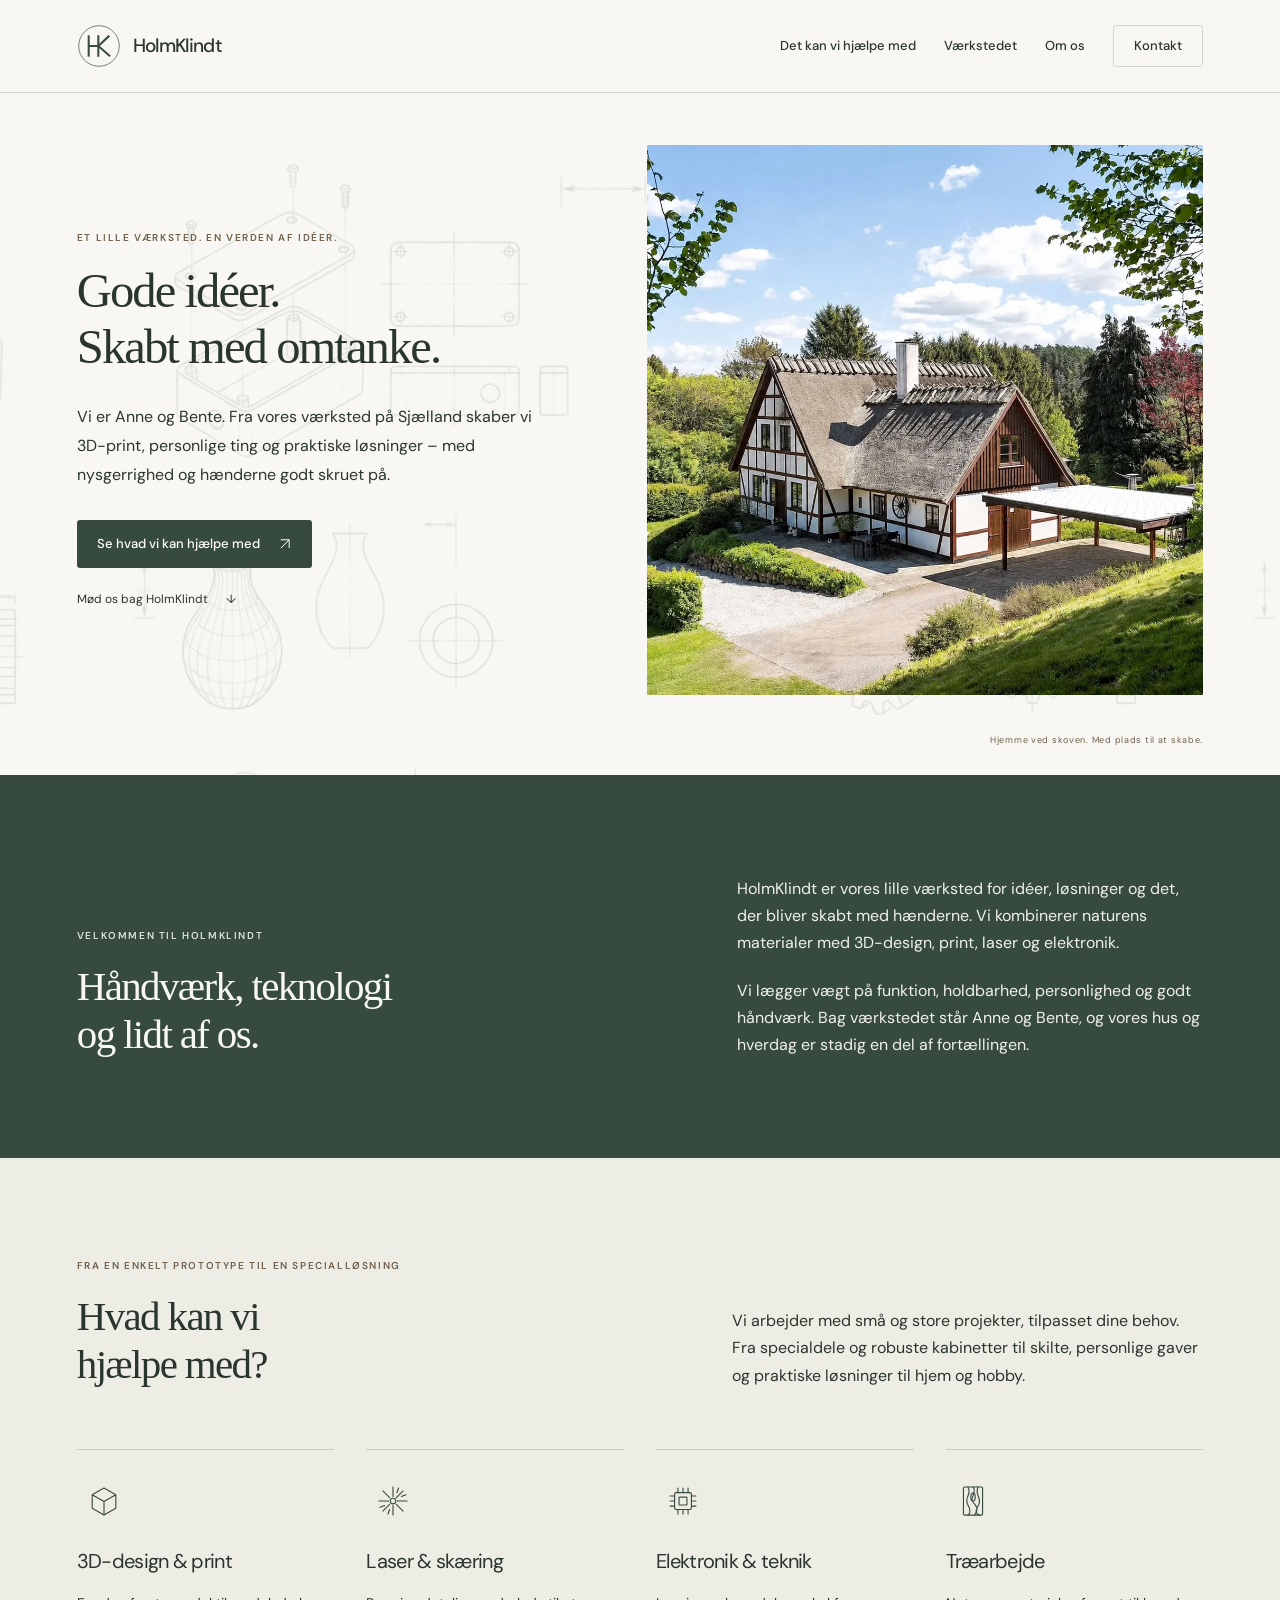
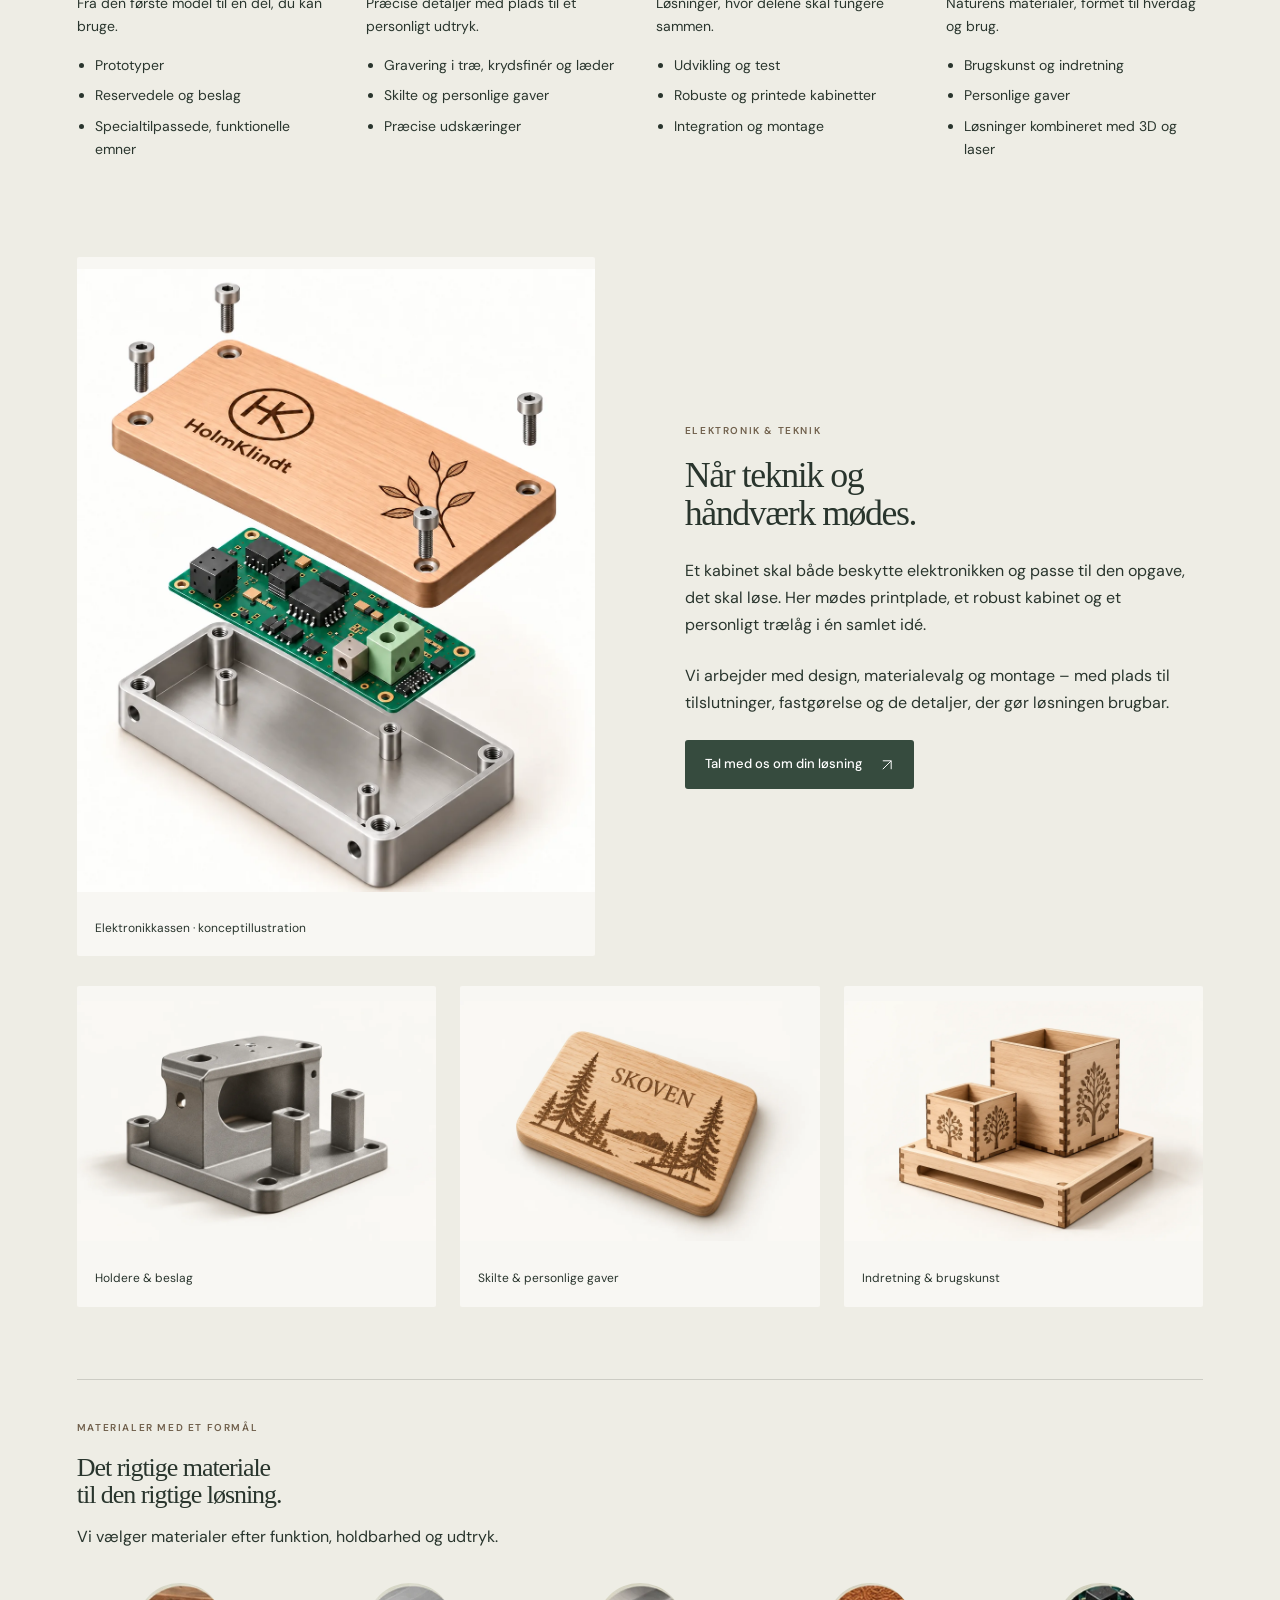
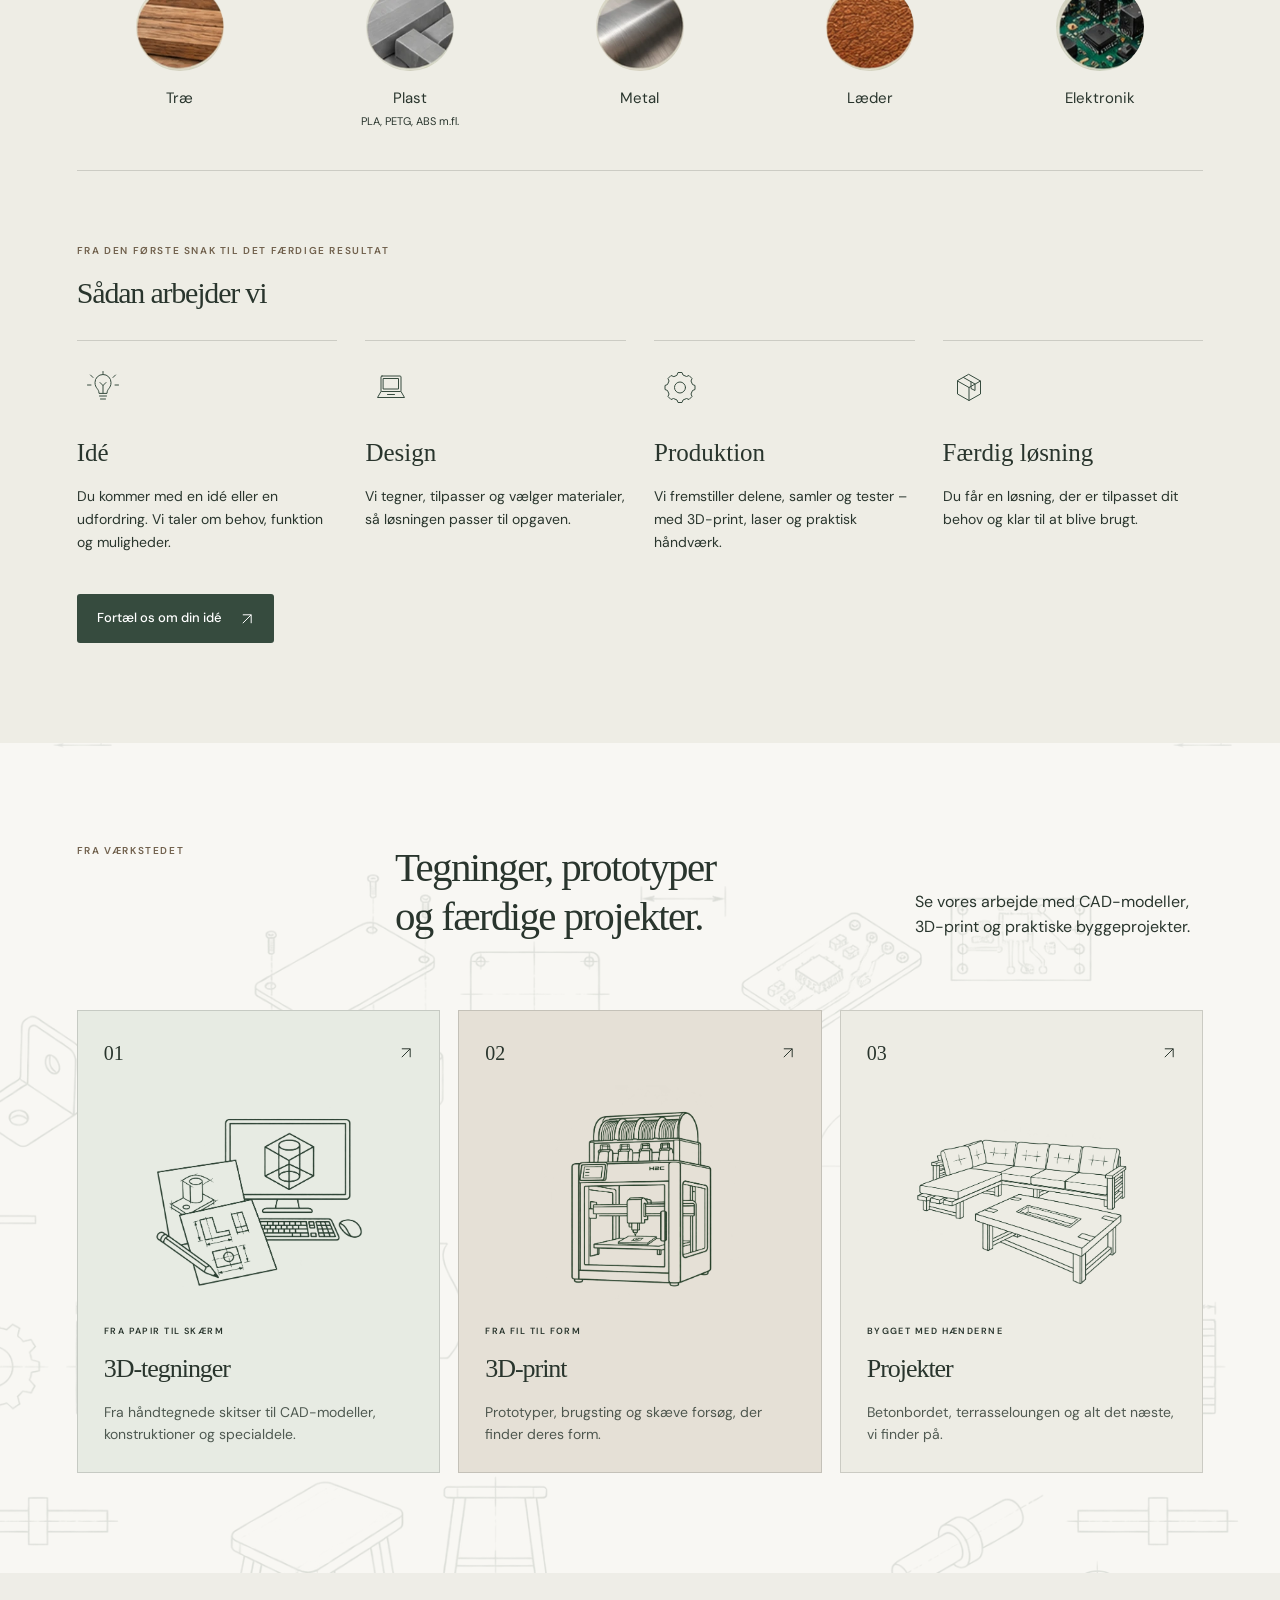
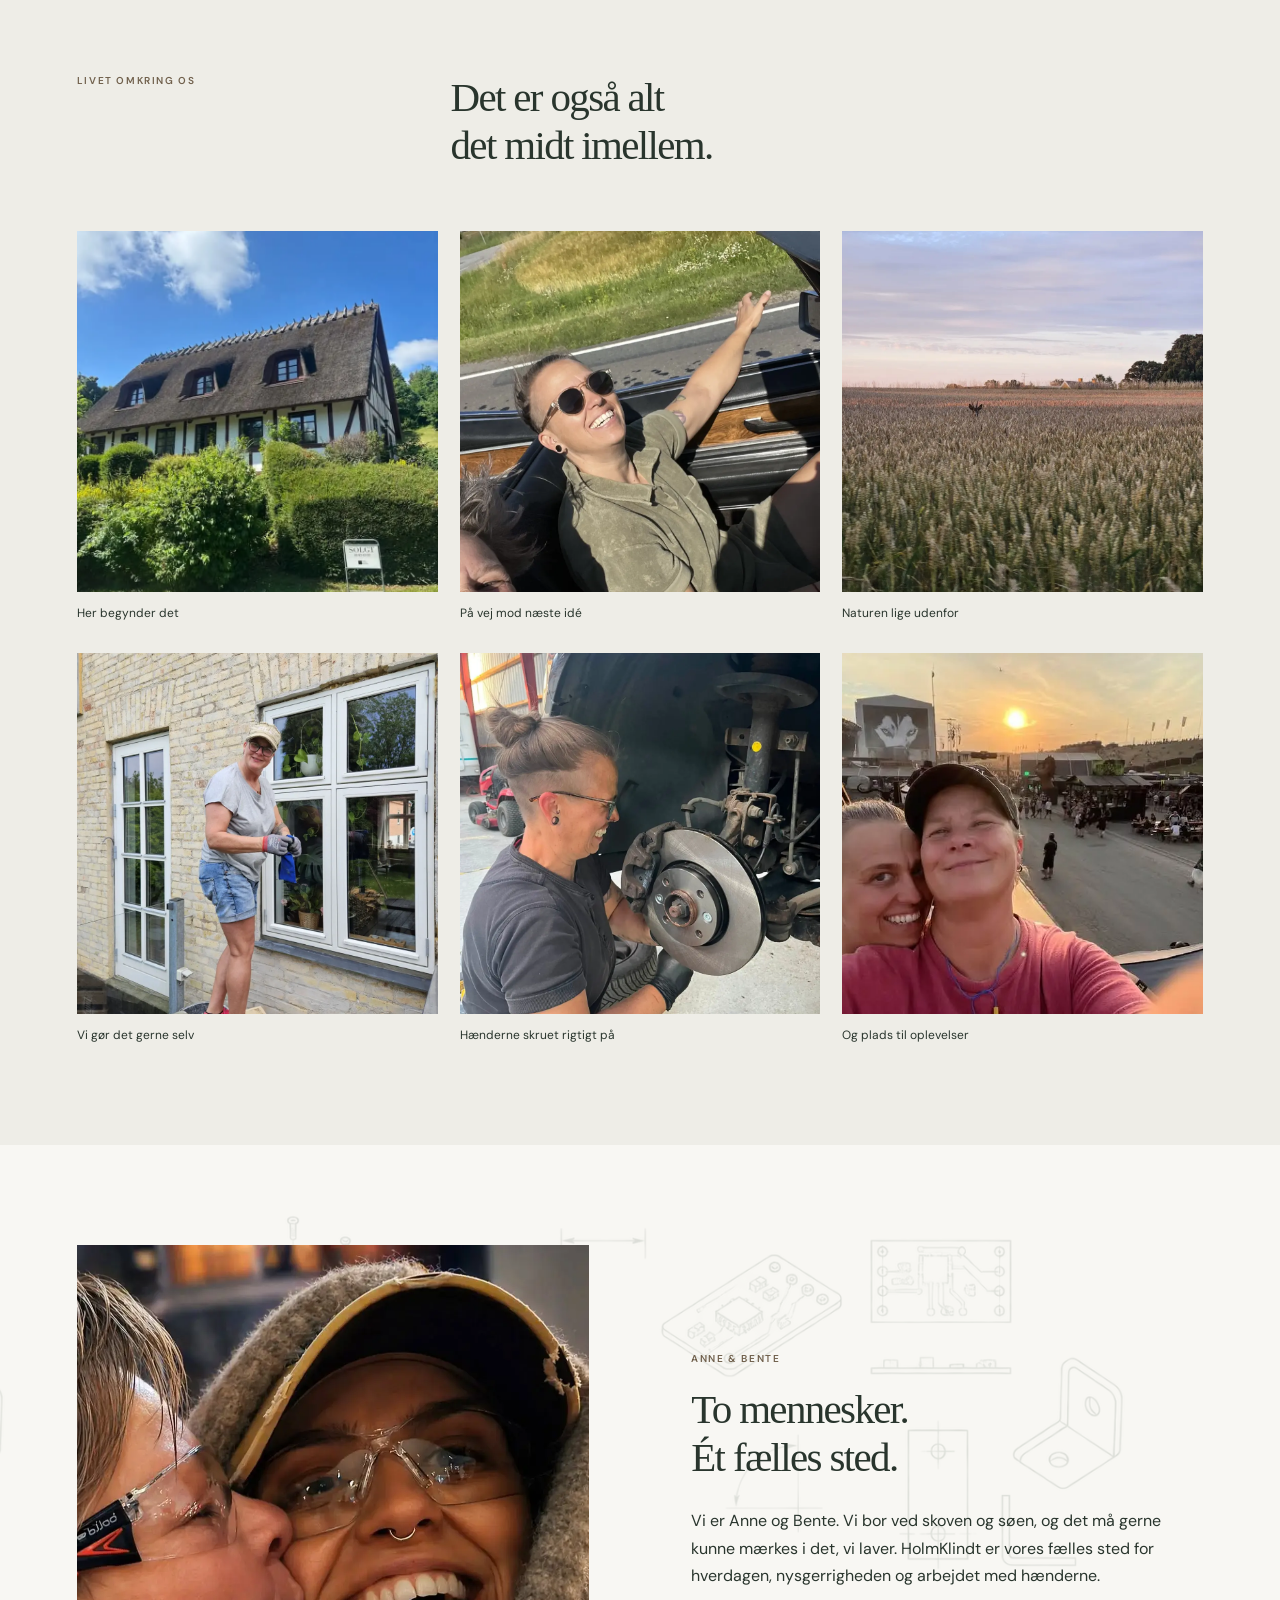
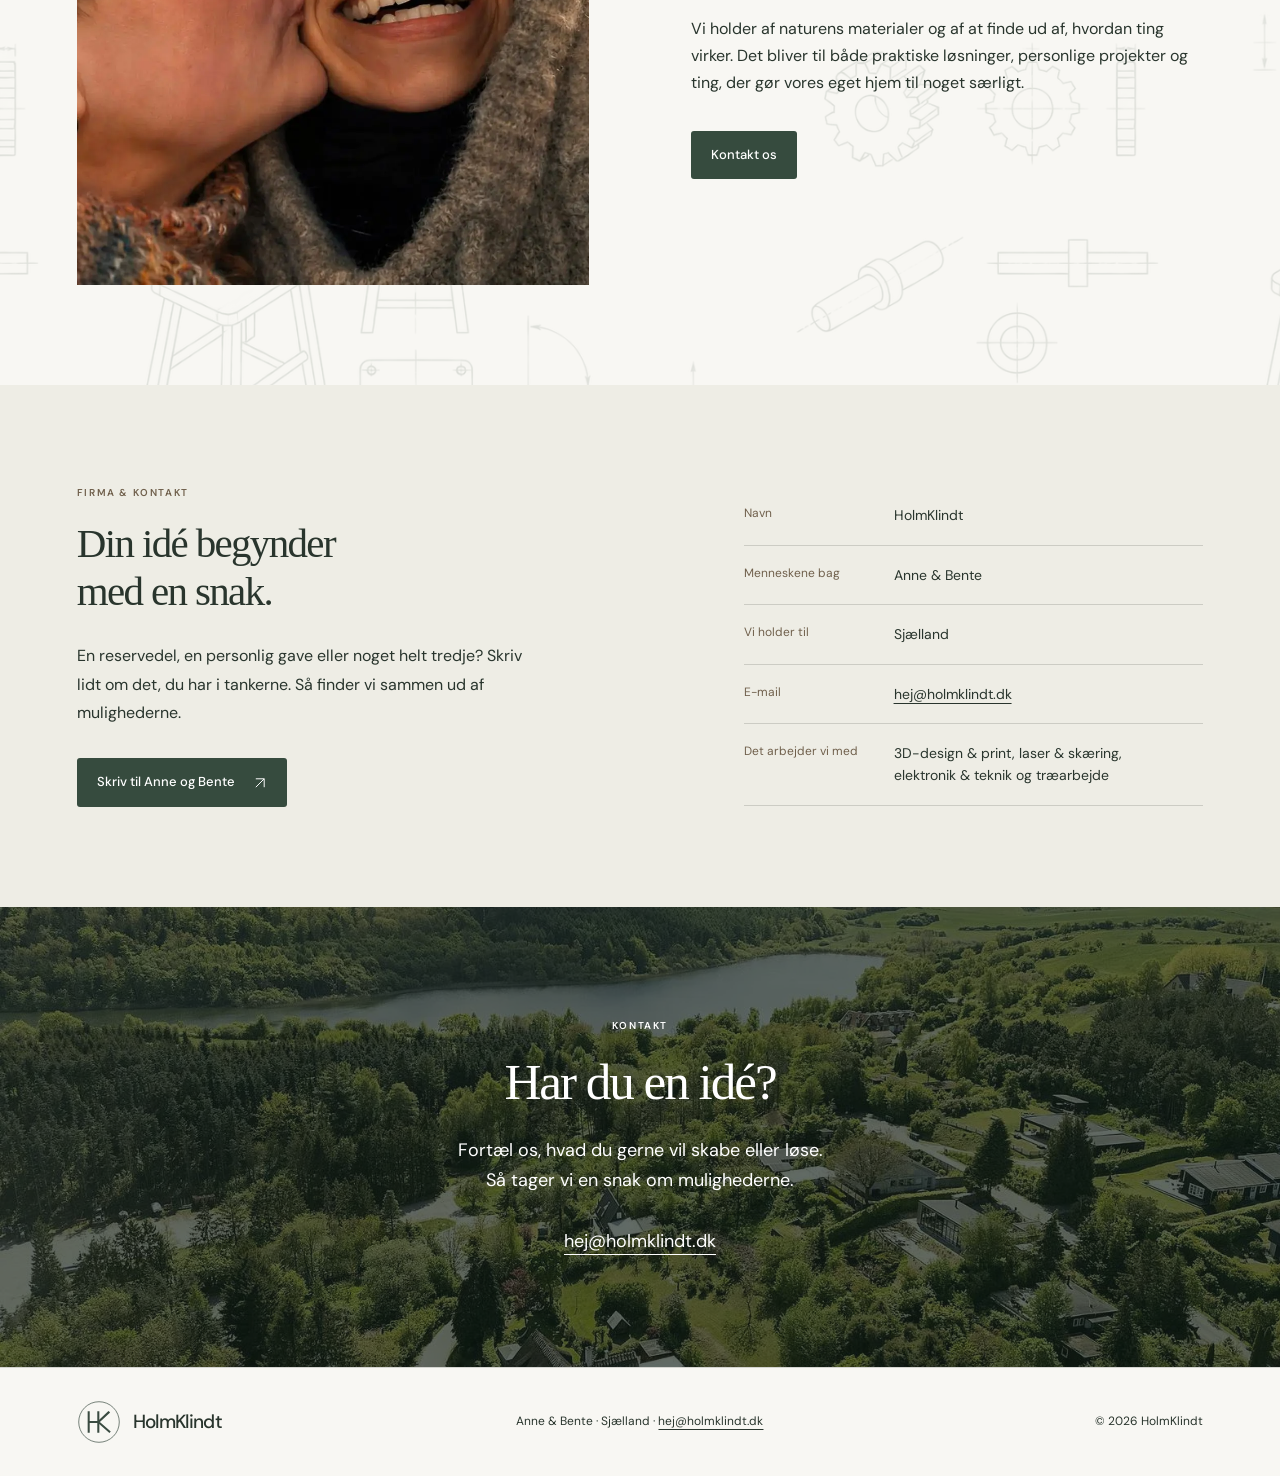
<file: index.html>
<!doctype html>
<html lang="da">
<head>
  <meta charset="utf-8">
  <meta name="viewport" content="width=device-width, initial-scale=1">
  <meta name="description" content="HolmKlindt – fra idé til færdig løsning. 3D-design, print, laser, elektronik og træarbejde med et personligt udgangspunkt tæt på naturen.">
  <meta name="theme-color" content="#f8f7f3">
  <link rel="icon" href="assets/logo/favicon.svg" type="image/svg+xml">
  <title>HolmKlindt</title>
  <link rel="preconnect" href="https://fonts.googleapis.com">
  <link rel="preconnect" href="https://fonts.gstatic.com" crossorigin>
  <link href="https://fonts.googleapis.com/css2?family=DM+Sans:wght@400;500;600&display=swap" rel="stylesheet">
  <link rel="stylesheet" href="styles.css?v=intro-green-20261025">
</head>
<body class="home">
  <a class="skip-link" href="#main-content">Gå til indhold</a>
  <header class="site-header">
    <a class="brand" href="index.html" aria-label="HolmKlindt, gå til toppen">
      <img class="brand-logo" src="assets/logo/holmklindt-monogram.svg" alt="">
      <span>HolmKlindt</span>
    </a>
    <button class="menu-button" type="button" aria-expanded="false" aria-controls="navigation">Menu</button>
    <nav id="navigation" aria-label="Primær navigation">
      <a href="index.html#ydelser">Det kan vi hjælpe med</a>
      <a href="index.html#projekter">Værkstedet</a>
      <a href="index.html#om-os">Om os</a>
      <a class="nav-contact" href="index.html#kontakt">Kontakt</a>
    </nav>
  </header>

  <main id="main-content">
    <section class="hero">
      <img src="assets/forside/house-hero.jpg" alt="Vores bindingsværkshus med stråtag omgivet af have og grønne træer" width="1510" height="1041" fetchpriority="high">
      <div class="hero-shade"></div>
      <div class="hero-content">
        <p class="eyebrow light">Et lille værksted. En verden af idéer.</p>
        <h1>Gode idéer.<br>Skabt med omtanke.</h1>
        <p>Vi er Anne og Bente. Fra vores værksted på Sjælland skaber vi 3D-print, personlige ting og praktiske løsninger – med nysgerrighed og hænderne godt skruet på.</p>
        <a class="button button-light" href="#ydelser">Se hvad vi kan hjælpe med <svg class="link-arrow" aria-hidden="true" focusable="false" viewBox="0 0 20 20" fill="none" stroke="currentColor" stroke-width="1.4"><path d="M4 16 16 4M4 4h12v12"/></svg></a>
        <a class="hero-personal-link" href="#om-os">Mød os bag HolmKlindt <span aria-hidden="true">↓</span></a>
      </div>
      <p class="hero-note">Hjemme ved skoven. Med plads til at skabe.</p>
    </section>

    <section class="intro section" id="velkommen">
      <div>
        <p class="eyebrow">Velkommen til HolmKlindt</p>
        <h2>Håndværk, teknologi<br>og lidt af os.</h2>
      </div>
      <div class="intro-copy">
        <p>HolmKlindt er vores lille værksted for idéer, løsninger og det, der bliver skabt med hænderne. Vi kombinerer naturens materialer med 3D-design, print, laser og elektronik.</p>
        <p>Vi lægger vægt på funktion, holdbarhed, personlighed og godt håndværk. Bag værkstedet står Anne og Bente, og vores hus og hverdag er stadig en del af fortællingen.</p>
      </div>
    </section>


    <section class="capabilities section" id="ydelser" aria-labelledby="services-title">
      <div class="capabilities-heading">
        <div><p class="eyebrow">Fra en enkelt prototype til en specialløsning</p><h2 id="services-title">Hvad kan vi<br>hjælpe med?</h2></div>
        <p>Vi arbejder med små og store projekter, tilpasset dine behov. Fra specialdele og robuste kabinetter til skilte, personlige gaver og praktiske løsninger til hjem og hobby.</p>
      </div>
      <div class="capability-grid">
        <article class="capability"><span class="capability-icon" aria-hidden="true"><svg viewBox="0 0 64 64" fill="none" stroke="currentColor" stroke-width="2" stroke-linecap="round" stroke-linejoin="round" focusable="false"><path d="M32 9 53 21v24L32 57 11 45V21Z M11 21l21 12 21-12 M32 33v24"/></svg></span><h3>3D-design &amp; print</h3><p>Fra den første model til en del, du kan bruge.</p><ul><li>Prototyper</li><li>Reservedele og beslag</li><li>Specialtilpassede, funktionelle emner</li></ul></article>
        <article class="capability"><span class="capability-icon" aria-hidden="true"><svg viewBox="0 0 64 64" fill="none" stroke="currentColor" stroke-width="2" stroke-linecap="round" stroke-linejoin="round" focusable="false"><path d="M32 7v17m0 16v17M7 32h17m16 0h17M14 14l12 12m12 12 12 12M14 50l12-12m12-12 12-12"/><circle cx="32" cy="32" r="5"/><path d="m42 9-3 8M55 21l-8 3M9 43l8-3M23 55l3-8"/></svg></span><h3>Laser &amp; skæring</h3><p>Præcise detaljer med plads til et personligt udtryk.</p><ul><li>Gravering i træ, krydsfinér og læder</li><li>Skilte og personlige gaver</li><li>Præcise udskæringer</li></ul></article>
        <article class="capability"><span class="capability-icon" aria-hidden="true"><svg viewBox="0 0 64 64" fill="none" stroke="currentColor" stroke-width="2" stroke-linecap="round" stroke-linejoin="round" focusable="false"><rect x="17" y="17" width="30" height="30" rx="3"/><rect x="25" y="25" width="14" height="14" rx="1"/><path d="M23 9v8m9-8v8m9-8v8M23 47v8m9-8v8m9-8v8M9 23h8m-8 9h8m-8 9h8m30-18h8m-8 9h8m-8 9h8"/></svg></span><h3>Elektronik &amp; teknik</h3><p>Løsninger, hvor delene skal fungere sammen.</p><ul><li>Udvikling og test</li><li>Robuste og printede kabinetter</li><li>Integration og montage</li></ul></article>
        <article class="capability"><span class="capability-icon" aria-hidden="true"><svg viewBox="0 0 64 64" fill="none" stroke="currentColor" stroke-width="2" stroke-linecap="round" stroke-linejoin="round" focusable="false"><rect x="15" y="7" width="34" height="50" rx="2"/><path d="M23 7c8 14-8 18 0 32s0 18 0 18M32 7c8 10-7 20 0 27s10 13 3 23M41 7c-7 16 9 19 0 34s3 16 3 16"/><ellipse cx="32" cy="25" rx="4" ry="7"/></svg></span><h3>Træarbejde</h3><p>Naturens materialer, formet til hverdag og brug.</p><ul><li>Brugskunst og indretning</li><li>Personlige gaver</li><li>Løsninger kombineret med 3D og laser</li></ul></article>
      </div>
      <div class="electronics-feature">
        <figure class="presentation-art print-card">
          <img src="assets/praesentation/elektronikkasse-fire-skruer.webp" alt="Eksploderet illustration af elektronikkassen med fire synlige skruer over trælåget, en svævende printplade i midten og metalkabinettet nederst" width="1144" height="1375" loading="lazy">
          <figcaption>Elektronikkassen · konceptillustration</figcaption>
        </figure>
        <div class="electronics-copy">
          <p class="eyebrow">Elektronik &amp; teknik</p>
          <h3>Når teknik og<br>håndværk mødes.</h3>
          <p>Et kabinet skal både beskytte elektronikken og passe til den opgave, det skal løse. Her mødes printplade, et robust kabinet og et personligt trælåg i én samlet idé.</p>
          <p>Vi arbejder med design, materialevalg og montage – med plads til tilslutninger, fastgørelse og de detaljer, der gør løsningen brugbar.</p>
          <a class="button button-dark" href="mailto:hej@holmklindt.dk">Tal med os om din løsning <svg class="link-arrow" aria-hidden="true" focusable="false" viewBox="0 0 20 20" fill="none" stroke="currentColor" stroke-width="1.4"><path d="M4 16 16 4M4 4h12v12"/></svg></a>
        </div>
      </div>
      <div class="presentation-examples" aria-label="Illustrerede eksempler fra præsentationen">
        <figure class="print-card"><img src="assets/praesentation/beslag-nordisk.webp" alt="Illustreret specialbeslag med monteringshuller" width="1536" height="1024" loading="lazy"><figcaption>Holdere &amp; beslag</figcaption></figure>
        <figure class="print-card"><img src="assets/praesentation/traeskilt-nordisk.webp" alt="Illustreret træskilt med skovmotiv og gravering" width="1536" height="1024" loading="lazy"><figcaption>Skilte &amp; personlige gaver</figcaption></figure>
        <figure class="print-card"><img src="assets/praesentation/brugskunst-nordisk.webp" alt="Illustrerede trækasser med udskårne træmotiver" width="1536" height="1024" loading="lazy"><figcaption>Indretning &amp; brugskunst</figcaption></figure>
      </div>
      <div class="materials-panel">
        <div><p class="eyebrow">Materialer med et formål</p><h3>Det rigtige materiale<br>til den rigtige løsning.</h3><p>Vi vælger materialer efter funktion, holdbarhed og udtryk.</p></div>
        <ul class="material-list material-gallery"><li><img src="assets/materialer/wood.webp" alt="" width="140" height="140" loading="lazy"><span>Træ</span></li><li><img src="assets/materialer/plastic.webp" alt="" width="140" height="140" loading="lazy"><span>Plast</span><small>PLA, PETG, ABS m.fl.</small></li><li><img src="assets/materialer/metal.webp" alt="" width="140" height="140" loading="lazy"><span>Metal</span></li><li><img src="assets/materialer/leather.webp" alt="" width="140" height="140" loading="lazy"><span>Læder</span></li><li><img src="assets/materialer/electronics.webp" alt="" width="140" height="140" loading="lazy"><span>Elektronik</span></li></ul>
      </div>
      <div class="workflow">
        <p class="eyebrow">Fra den første snak til det færdige resultat</p><h3>Sådan arbejder vi</h3>
        <ol class="workflow-steps">
          <li><span class="workflow-icon" aria-hidden="true"><svg viewBox="0 0 64 64" fill="none" stroke="currentColor" stroke-width="2" stroke-linecap="round" stroke-linejoin="round" focusable="false"><path d="M24 44c0-9-8-9-8-21a16 16 0 0 1 32 0c0 12-8 12-8 21Zm1 6h14m-12 6h10M32 44V29m-6-6 6 6 6-6M32 1v4M7 8l5 5M1 28h7m48 0h7M52 13l5-5"/></svg></span><h4>Idé</h4><p>Du kommer med en idé eller en udfordring. Vi taler om behov, funktion og muligheder.</p></li>
          <li><span class="workflow-icon" aria-hidden="true"><svg viewBox="0 0 64 64" fill="none" stroke="currentColor" stroke-width="2" stroke-linecap="round" stroke-linejoin="round" focusable="false"><rect x="12" y="10" width="40" height="31" rx="2"/><path d="M17 15h30v21H17Z M12 41 5 53h54l-7-12 M25 47h14"/></svg></span><h4>Design</h4><p>Vi tegner, tilpasser og vælger materialer, så løsningen passer til opgaven.</p></li>
          <li><span class="workflow-icon" aria-hidden="true"><svg viewBox="0 0 64 64" fill="none" stroke="currentColor" stroke-width="2" stroke-linecap="round" stroke-linejoin="round" focusable="false"><path d="m26 8 2-5h8l2 5 7 3 5-2 6 6-2 5 3 7 5 2v8l-5 2-3 7 2 5-6 6-5-2-7 3-2 5h-8l-2-5-7-3-5 2-6-6 2-5-3-7-5-2v-8l5-2 3-7-2-5 6-6 5 2Z"/><circle cx="32" cy="33" r="11"/></svg></span><h4>Produktion</h4><p>Vi fremstiller delene, samler og tester – med 3D-print, laser og praktisk håndværk.</p></li>
          <li><span class="workflow-icon" aria-hidden="true"><svg viewBox="0 0 64 64" fill="none" stroke="currentColor" stroke-width="2" stroke-linecap="round" stroke-linejoin="round" focusable="false"><path d="m32 7 23 13v26L32 59 9 46V20Z M9 20l23 13 23-13 M32 33v26 M21 13l23 13v13l-8-4V22"/></svg></span><h4>Færdig løsning</h4><p>Du får en løsning, der er tilpasset dit behov og klar til at blive brugt.</p></li>
        </ol>
      </div>
      <a class="button button-dark" href="mailto:hej@holmklindt.dk">Fortæl os om din idé <svg class="link-arrow" aria-hidden="true" focusable="false" viewBox="0 0 20 20" fill="none" stroke="currentColor" stroke-width="1.4"><path d="M4 16 16 4M4 4h12v12"/></svg></a>
    </section>

    <section class="projects section" id="projekter">
        <div class="section-heading">
          <p class="eyebrow">Fra værkstedet</p>
          <h2>Tegninger, prototyper<br>og færdige projekter.</h2>
          <p>Se vores arbejde med CAD-modeller, 3D-print og praktiske byggeprojekter.</p>
        </div>
      <div class="project-grid">
        <a class="project-card card-green" href="3d-tegninger.html">
          <span class="project-number">01</span><span class="card-arrow" aria-hidden="true"><svg class="link-arrow" viewBox="0 0 20 20" fill="none" stroke="currentColor" stroke-width="1.4" focusable="false"><path d="M4 16 16 4M4 4h12v12"/></svg></span>
          <img class="project-illustration" src="assets/vaerksted/skitser-og-cad-nordisk.webp" alt="Stregtegning af håndtegnede skitser og en computer med en CAD-model" width="1254" height="1254" loading="lazy">
          <div><p class="project-tag">Fra papir til skærm</p><h3>3D-tegninger</h3><p>Fra håndtegnede skitser til CAD-modeller, konstruktioner og specialdele.</p></div>
        </a>
        <a class="project-card card-clay" href="3d-print.html">
          <span class="project-number">02</span><span class="card-arrow" aria-hidden="true"><svg class="link-arrow" viewBox="0 0 20 20" fill="none" stroke="currentColor" stroke-width="1.4" focusable="false"><path d="M4 16 16 4M4 4h12v12"/></svg></span>
          <img class="project-illustration" src="assets/vaerksted/h2c-laser-nordisk.webp" alt="Stregtegning af Bambu Lab H2C med laser og AMS-filamentsystem" width="1254" height="1254" loading="lazy">
          <div><p class="project-tag">Fra fil til form</p><h3>3D-print</h3><p>Prototyper, brugsting og skæve forsøg, der finder deres form.</p></div>
        </a>
        <a class="project-card card-cream" href="projekter.html">
          <span class="project-number">03</span><span class="card-arrow" aria-hidden="true"><svg class="link-arrow" viewBox="0 0 20 20" fill="none" stroke="currentColor" stroke-width="1.4" focusable="false"><path d="M4 16 16 4M4 4h12v12"/></svg></span>
          <img class="project-illustration" src="assets/vaerksted/betonbord-og-sofa-nordisk.webp" alt="Stregtegning af betonbordet med indsats i midten og den L-formede terrassesofa" width="1254" height="1254" loading="lazy">
          <div><p class="project-tag">Bygget med hænderne</p><h3>Projekter</h3><p>Betonbordet, terrasseloungen og alt det næste, vi finder på.</p></div>
        </a>
      </div>
    </section>

    <section class="everyday section" aria-labelledby="everyday-title">
      <div class="everyday-heading">
        <p class="eyebrow">Livet omkring os</p>
        <h2 id="everyday-title">Det er også alt<br>det midt imellem.</h2>
      </div>
      <div class="everyday-grid">
        <figure class="everyday-card everyday-tall">
          <img src="assets/livet/life-sold-house.webp" alt="Bindingsværkshuset med solgt-skilt" loading="lazy">
          <figcaption>Her begynder det</figcaption>
        </figure>
        <figure class="everyday-card everyday-tall">
          <img src="assets/livet/life-roadtrip.webp" alt="En glad sommerdag på tur i åben bil" loading="lazy">
          <figcaption>På vej mod næste idé</figcaption>
        </figure>
        <figure class="everyday-card everyday-landscape">
          <img src="assets/livet/life-deer.webp" alt="Et rådyr i en mark ved solnedgang" loading="lazy">
          <figcaption>Naturen lige udenfor</figcaption>
        </figure>
        <figure class="everyday-card everyday-tall">
          <img src="assets/livet/life-diy.webp" alt="Gør-det-selv arbejde ved et vindue" loading="lazy">
          <figcaption>Vi gør det gerne selv</figcaption>
        </figure>
        <figure class="everyday-card everyday-tall">
          <img src="assets/livet/life-mechanic.webp" alt="Arbejde på en bils bremser" loading="lazy">
          <figcaption>Hænderne skruet rigtigt på</figcaption>
        </figure>
        <figure class="everyday-card everyday-landscape">
          <img src="assets/livet/life-concert.webp" alt="Anne og Bente sammen til koncert" loading="lazy">
          <figcaption>Og plads til oplevelser</figcaption>
        </figure>
      </div>
    </section>

    <section class="about section" id="om-os">
      <div class="about-photo image-frame">
        <img src="assets/om-os/anne-bente.webp" alt="Anne og Bente sammen" loading="lazy">
      </div>
      <div class="about-copy">
        <p class="eyebrow">Anne &amp; Bente</p>
        <h2>To mennesker.<br>Ét fælles sted.</h2>
        <p>Vi er Anne og Bente. Vi bor ved skoven og søen, og det må gerne kunne mærkes i det, vi laver. HolmKlindt er vores fælles sted for hverdagen, nysgerrigheden og arbejdet med hænderne.</p>
        <p>Vi holder af naturens materialer og af at finde ud af, hvordan ting virker. Det bliver til både praktiske løsninger, personlige projekter og ting, der gør vores eget hjem til noget særligt.</p>
        <a class="button button-dark" href="mailto:hej@holmklindt.dk">Kontakt os</a>
      </div>
    </section>

    <section class="company section" id="kontakt" aria-labelledby="company-title">
      <div>
        <p class="eyebrow">Firma &amp; kontakt</p>
        <h2 id="company-title">Din idé begynder<br>med en snak.</h2>
        <p class="company-intro">En reservedel, en personlig gave eller noget helt tredje? Skriv lidt om det, du har i tankerne. Så finder vi sammen ud af mulighederne.</p>
        <a class="button button-dark" href="mailto:hej@holmklindt.dk">Skriv til Anne og Bente <svg class="link-arrow" aria-hidden="true" focusable="false" viewBox="0 0 20 20" fill="none" stroke="currentColor" stroke-width="1.4"><path d="M4 16 16 4M4 4h12v12"/></svg></a>
      </div>
      <dl class="company-details">
        <div><dt>Navn</dt><dd>HolmKlindt</dd></div>
        <div><dt>Menneskene bag</dt><dd>Anne &amp; Bente</dd></div>
        <div><dt>Vi holder til</dt><dd>Sjælland</dd></div>
        <div><dt>E-mail</dt><dd><a href="mailto:hej@holmklindt.dk">hej@holmklindt.dk</a></dd></div>
        <div><dt>Det arbejder vi med</dt><dd>3D-design &amp; print, laser &amp; skæring,<br>elektronik &amp; teknik og træarbejde</dd></div>
      </dl>
    </section>

    <section class="closing">
      <img src="assets/afslutning/house-front.webp" alt="Bindingsværkshuset set fra vejen" loading="lazy">
      <div class="closing-shade"></div>
      <div>
        <p class="eyebrow light">Kontakt</p>
        <h2>Har du en idé?</h2>
        <p class="contact-intro">Fortæl os, hvad du gerne vil skabe eller løse.<br>Så tager vi en snak om mulighederne.</p>
        <a href="mailto:hej@holmklindt.dk">hej@holmklindt.dk</a>
      </div>
    </section>
  </main>

  <footer>
    <a class="brand footer-brand" href="index.html"><img class="brand-logo" src="assets/logo/holmklindt-monogram.svg" alt=""><span>HolmKlindt</span></a>
    <p>Anne &amp; Bente · Sjælland · <a href="mailto:hej@holmklindt.dk">hej@holmklindt.dk</a></p>
    <p>© <span id="year"></span> HolmKlindt</p>
  </footer>
  <script src="script.js"></script>
</body>
</html>
</file>
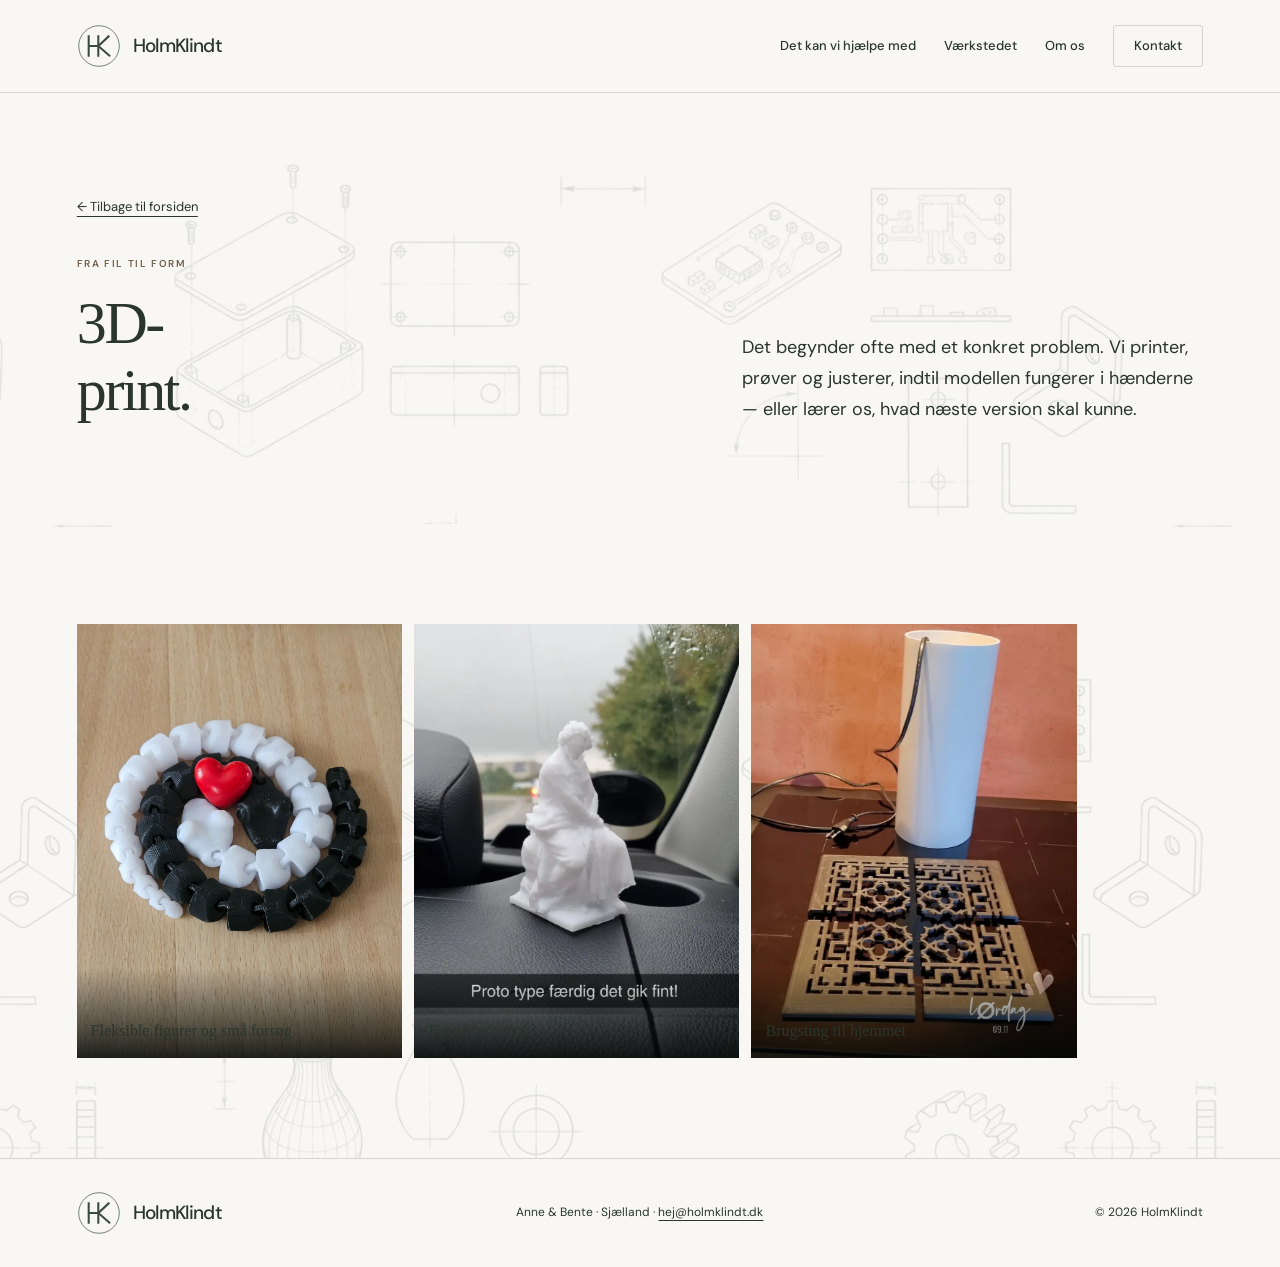
<file: 3d-print.html>
<!doctype html>
<html lang="da">
<head>
  <meta charset="utf-8"><meta name="viewport" content="width=device-width, initial-scale=1">
  <meta name="description" content="3D-print, prototyper og brugsting fra HolmKlindt."><meta name="theme-color" content="#f8f7f3"><link rel="icon" href="assets/logo/favicon.svg" type="image/svg+xml">
  <title>3D-print · HolmKlindt</title>
  <link rel="preconnect" href="https://fonts.googleapis.com"><link rel="preconnect" href="https://fonts.gstatic.com" crossorigin>
  <link href="https://fonts.googleapis.com/css2?family=DM+Sans:wght@400;500;600&display=swap" rel="stylesheet"><link rel="stylesheet" href="styles.css?v=intro-green-20261025">
</head>
<body class="subpage">
  <a class="skip-link" href="#main-content">Gå til indhold</a>
  <header class="site-header"><a class="brand" href="index.html"><img class="brand-logo" src="assets/logo/holmklindt-monogram.svg" alt=""><span>HolmKlindt</span></a><button class="menu-button" type="button" aria-expanded="false" aria-controls="navigation">Menu</button><nav id="navigation" aria-label="Primær navigation">
      <a href="index.html#ydelser">Det kan vi hjælpe med</a>
      <a href="index.html#projekter">Værkstedet</a>
      <a href="index.html#om-os">Om os</a>
      <a class="nav-contact" href="index.html#kontakt">Kontakt</a>
    </nav></header>
  <main id="main-content" class="subpage-main">
    <section class="page-intro section"><a class="back-link" href="index.html#projekter">← Tilbage til forsiden</a><div class="page-intro-grid"><div><p class="eyebrow">Fra fil til form</p><h1>3D-<br>print.</h1></div><p>Det begynder ofte med et konkret problem. Vi printer, prøver og justerer, indtil modellen fungerer i hænderne — eller lærer os, hvad næste version skal kunne.</p></div></section>
    <section class="page-gallery section"><div class="print-gallery">
      <figure class="print-card"><img src="assets/projekter/3d-print/flexible-figures.webp" alt="Fleksible 3D-print i sort, hvid og rød"><figcaption>Fleksible figurer og små forsøg</figcaption></figure>
      <figure class="print-card"><img src="assets/projekter/3d-print/figure-prototype.webp" alt="En hvid 3D-printet figur som prototype"><figcaption>Første prototype</figcaption></figure>
      <figure class="print-card"><img src="assets/projekter/3d-print/home-parts.webp" alt="3D-printede bordskånere og en hvid cylinder"><figcaption>Brugsting til hjemmet</figcaption></figure>
    </div></section>
  </main>
  <footer><a class="brand footer-brand" href="index.html"><img class="brand-logo" src="assets/logo/holmklindt-monogram.svg" alt=""><span>HolmKlindt</span></a><p>Anne &amp; Bente · Sjælland · <a href="mailto:hej@holmklindt.dk">hej@holmklindt.dk</a></p><p>© <span id="year"></span> HolmKlindt</p></footer><script src="script.js"></script>
</body></html>
</file>
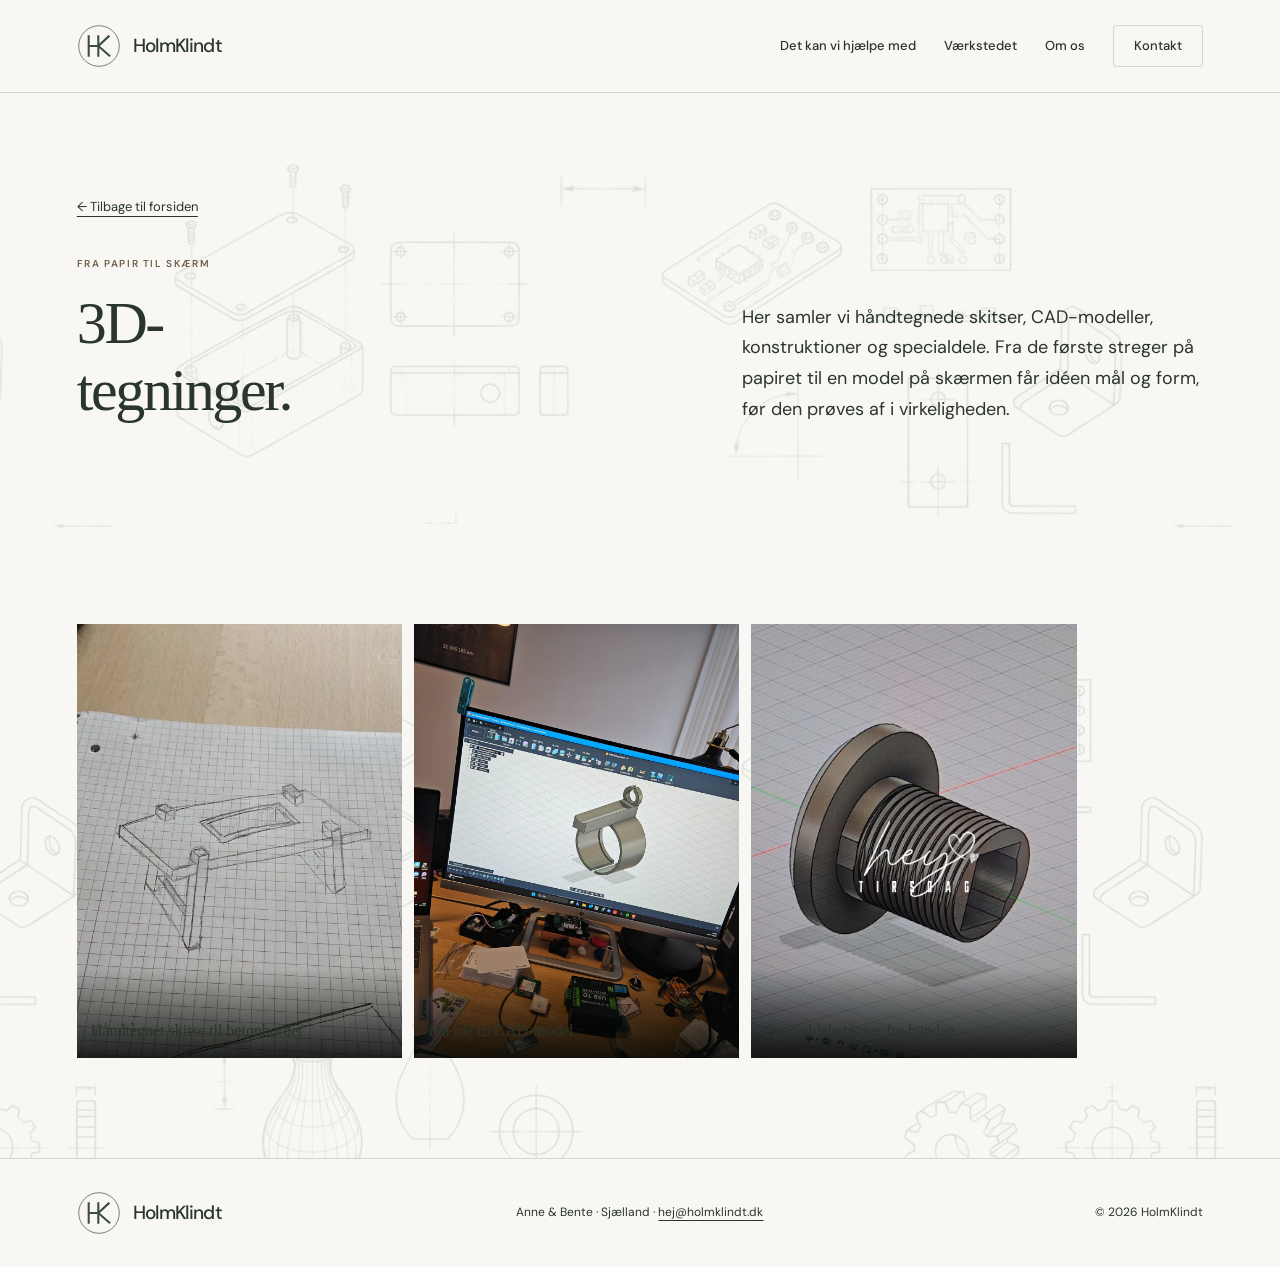
<file: 3d-tegninger.html>
<!doctype html>
<html lang="da">
<head>
  <meta charset="utf-8"><meta name="viewport" content="width=device-width, initial-scale=1">
  <meta name="description" content="Håndtegnede skitser, 3D-tegninger og CAD-modeller fra HolmKlindt."><meta name="theme-color" content="#f8f7f3"><link rel="icon" href="assets/logo/favicon.svg" type="image/svg+xml">
  <title>3D-tegninger · HolmKlindt</title>
  <link rel="preconnect" href="https://fonts.googleapis.com"><link rel="preconnect" href="https://fonts.gstatic.com" crossorigin>
  <link href="https://fonts.googleapis.com/css2?family=DM+Sans:wght@400;500;600&display=swap" rel="stylesheet"><link rel="stylesheet" href="styles.css?v=intro-green-20261025">
</head>
<body class="subpage">
  <a class="skip-link" href="#main-content">Gå til indhold</a>
  <header class="site-header"><a class="brand" href="index.html"><img class="brand-logo" src="assets/logo/holmklindt-monogram.svg" alt=""><span>HolmKlindt</span></a><button class="menu-button" type="button" aria-expanded="false" aria-controls="navigation">Menu</button><nav id="navigation" aria-label="Primær navigation">
      <a href="index.html#ydelser">Det kan vi hjælpe med</a>
      <a href="index.html#projekter">Værkstedet</a>
      <a href="index.html#om-os">Om os</a>
      <a class="nav-contact" href="index.html#kontakt">Kontakt</a>
    </nav></header>
  <main id="main-content" class="subpage-main">
    <section class="page-intro section"><a class="back-link" href="index.html#projekter">← Tilbage til forsiden</a><div class="page-intro-grid"><div><p class="eyebrow">Fra papir til skærm</p><h1>3D-<br>tegninger.</h1></div><p>Her samler vi håndtegnede skitser, CAD-modeller, konstruktioner og specialdele. Fra de første streger på papiret til en model på skærmen får idéen mål og form, før den prøves af i virkeligheden.</p></div></section>
    <section class="page-gallery section"><div class="print-gallery">
      <figure class="print-card"><img src="assets/projekter/betonbord/insert-sketch.webp" alt="Håndtegnede blyantsskitser på ternet papir af betonbordet med en indsats i bordpladen" loading="lazy"><figcaption>Håndtegnet skitse til betonbordet</figcaption></figure>
      <figure class="print-card"><img src="assets/projekter/3d-print/cad-holder.webp" alt="En specialholder tegnet i Fusion 360"><figcaption>Fra idé til CAD-model</figcaption></figure>
      <figure class="print-card"><img src="assets/projekter/3d-print/cad-threaded-part.webp" alt="En gevinddel tegnet i Fusion 360"><figcaption>Specialdele tegnet fra bunden</figcaption></figure>
    </div></section>
  </main>
  <footer><a class="brand footer-brand" href="index.html"><img class="brand-logo" src="assets/logo/holmklindt-monogram.svg" alt=""><span>HolmKlindt</span></a><p>Anne &amp; Bente · Sjælland · <a href="mailto:hej@holmklindt.dk">hej@holmklindt.dk</a></p><p>© <span id="year"></span> HolmKlindt</p></footer><script src="script.js"></script>
</body></html>
</file>
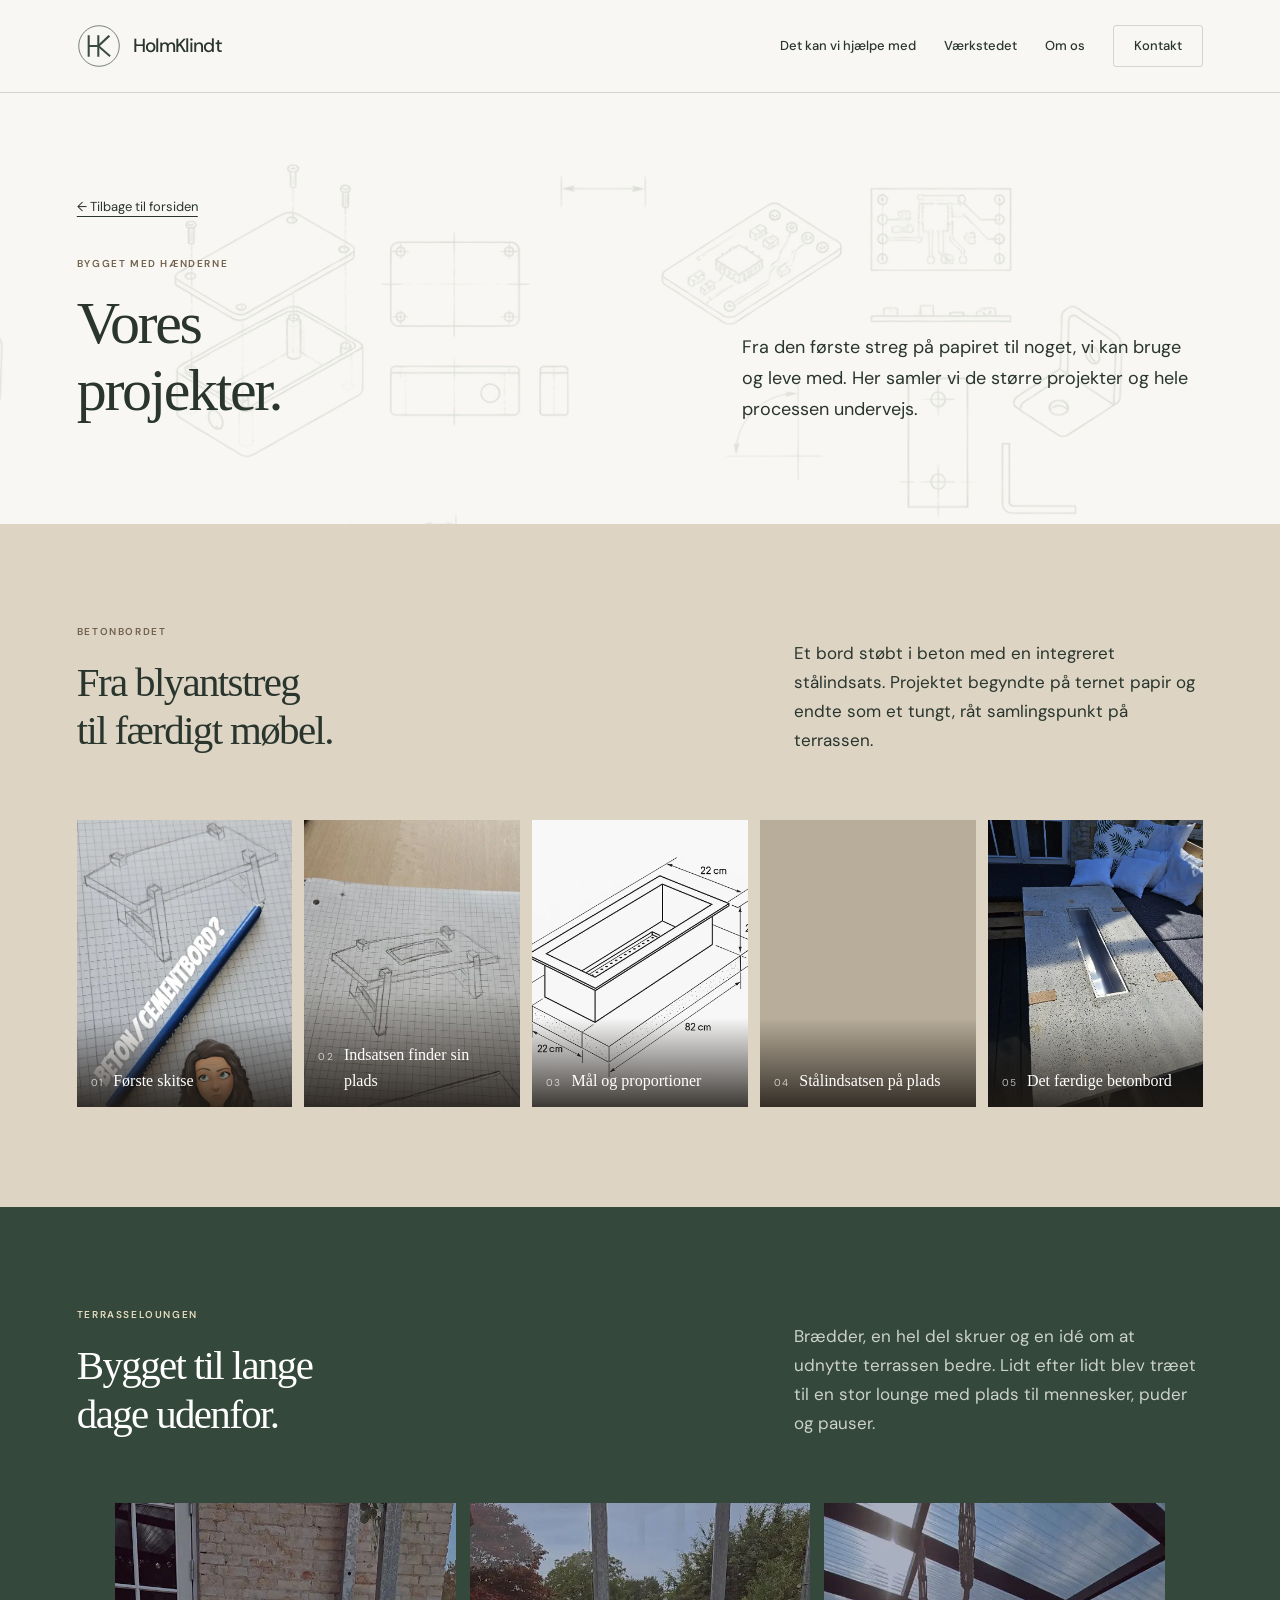
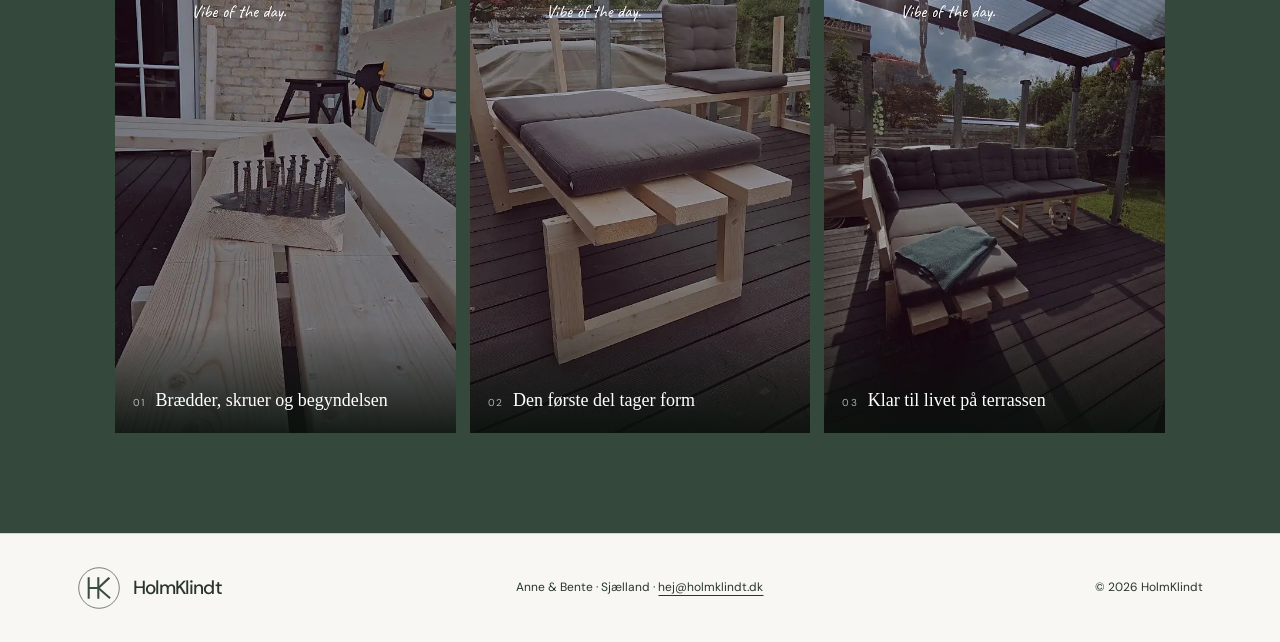
<file: projekter.html>
<!doctype html>
<html lang="da">
<head>
  <meta charset="utf-8"><meta name="viewport" content="width=device-width, initial-scale=1">
  <meta name="description" content="Byggeprojekter fra HolmKlindt."><meta name="theme-color" content="#f8f7f3"><link rel="icon" href="assets/logo/favicon.svg" type="image/svg+xml"><title>Projekter · HolmKlindt</title>
  <link rel="preconnect" href="https://fonts.googleapis.com"><link rel="preconnect" href="https://fonts.gstatic.com" crossorigin><link href="https://fonts.googleapis.com/css2?family=DM+Sans:wght@400;500;600&display=swap" rel="stylesheet"><link rel="stylesheet" href="styles.css?v=intro-green-20261025">
</head>
<body class="subpage">
  <a class="skip-link" href="#main-content">Gå til indhold</a>
  <header class="site-header"><a class="brand" href="index.html"><img class="brand-logo" src="assets/logo/holmklindt-monogram.svg" alt=""><span>HolmKlindt</span></a><button class="menu-button" type="button" aria-expanded="false" aria-controls="navigation">Menu</button><nav id="navigation" aria-label="Primær navigation">
      <a href="index.html#ydelser">Det kan vi hjælpe med</a>
      <a href="index.html#projekter">Værkstedet</a>
      <a href="index.html#om-os">Om os</a>
      <a class="nav-contact" href="index.html#kontakt">Kontakt</a>
    </nav></header>
  <main id="main-content" class="subpage-main">
    <section class="page-intro section project-page-title"><a class="back-link" href="index.html#projekter">← Tilbage til forsiden</a><div class="page-intro-grid"><div><p class="eyebrow">Bygget med hænderne</p><h1>Vores<br>projekter.</h1></div><p>Fra den første streg på papiret til noget, vi kan bruge og leve med. Her samler vi de større projekter og hele processen undervejs.</p></div></section>
    <section class="concrete-section section" id="betonbord"><div class="concrete-heading"><div><p class="eyebrow">Betonbordet</p><h2>Fra blyantstreg<br>til færdigt møbel.</h2></div><p>Et bord støbt i beton med en integreret stålindsats. Projektet begyndte på ternet papir og endte som et tungt, råt samlingspunkt på terrassen.</p></div><div class="concrete-gallery">
      <figure class="concrete-card"><img src="assets/projekter/betonbord/first-sketch.webp" alt="Den første håndtegnede skitse"><figcaption><span>01</span>Første skitse</figcaption></figure><figure class="concrete-card"><img src="assets/projekter/betonbord/insert-sketch.webp" alt="Skitse med indsats"><figcaption><span>02</span>Indsatsen finder sin plads</figcaption></figure><figure class="concrete-card"><img src="assets/projekter/betonbord/dimension-drawing.webp" alt="Måltegning"><figcaption><span>03</span>Mål og proportioner</figcaption></figure><figure class="concrete-card"><img src="assets/projekter/betonbord/steel-insert.webp" alt="Stålindsatsen i betonpladen"><figcaption><span>04</span>Stålindsatsen på plads</figcaption></figure><figure class="concrete-card"><img src="assets/projekter/betonbord/finished-table.webp" alt="Det færdige betonbord"><figcaption><span>05</span>Det færdige betonbord</figcaption></figure>
    </div></section>
    <section class="terrace-section section" id="terrasselounge"><div class="terrace-heading"><div><p class="eyebrow light">Terrasseloungen</p><h2>Bygget til lange<br>dage udenfor.</h2></div><p>Brædder, en hel del skruer og en idé om at udnytte terrassen bedre. Lidt efter lidt blev træet til en stor lounge med plads til mennesker, puder og pauser.</p></div><div class="terrace-gallery">
      <figure class="terrace-card"><img src="assets/projekter/terrasselounge/under-construction.webp" alt="Loungen under opbygning"><figcaption><span>01</span>Brædder, skruer og begyndelsen</figcaption></figure><figure class="terrace-card"><img src="assets/projekter/terrasselounge/first-section.webp" alt="Første del med hynder"><figcaption><span>02</span>Den første del tager form</figcaption></figure><figure class="terrace-card"><img src="assets/projekter/terrasselounge/finished-lounge.webp" alt="Den færdige terrasselounge"><figcaption><span>03</span>Klar til livet på terrassen</figcaption></figure>
    </div></section>
  </main>
  <footer><a class="brand footer-brand" href="index.html"><img class="brand-logo" src="assets/logo/holmklindt-monogram.svg" alt=""><span>HolmKlindt</span></a><p>Anne &amp; Bente · Sjælland · <a href="mailto:hej@holmklindt.dk">hej@holmklindt.dk</a></p><p>© <span id="year"></span> HolmKlindt</p></footer><script src="script.js"></script>
</body></html>
</file>
<file: styles.css>
:root {
  --ink: #29352d;
  --green: #364b3e;
  --green-light: #6f816e;
  --cream: #eeede5;
  --paper: #f8f7f3;
  --clay: #70604c;
  --line: rgba(26, 33, 29, .16);
  --serif: Georgia, "Times New Roman", serif;
  --sans: "DM Sans", system-ui, sans-serif;
}

* { box-sizing: border-box; }
html { scroll-behavior: smooth; }
button, input, select, textarea { font: inherit; }
body { margin: 0; color: var(--ink); background: var(--paper); font-family: var(--sans); }
img { display: block; width: 100%; }
a { color: inherit; }
.site-header { position: absolute; z-index: 10; inset: 0 0 auto; display: flex; align-items: center; justify-content: space-between; padding: 28px 4vw; color: white; }
.brand { display: inline-flex; align-items: center; gap: 12px; color: inherit; text-decoration: none; font-size: 19px; font-weight: 600; letter-spacing: -.02em; }
.brand-logo { width: 44px; height: 44px; flex: 0 0 44px; }
.site-header nav { display: flex; align-items: center; gap: 30px; }
.site-header nav a { font-size: 14px; font-weight: 600; text-decoration: none; text-shadow: 0 1px 5px rgba(0,0,0,.65); }
.nav-contact { padding: 11px 17px; border: 1px solid rgba(255,255,255,.7); border-radius: 30px; }
.menu-button { display: none; color: white; background: none; border: 1px solid rgba(255,255,255,.6); border-radius: 30px; padding: 9px 14px; }
.hero { position: relative; min-height: 100svh; color: white; overflow: hidden; }
.hero > img { position: absolute; inset: 0; height: 100%; object-fit: cover; object-position: center; }
.hero-shade, .closing-shade { position: absolute; inset: 0; background: linear-gradient(90deg, rgba(10,20,14,.68), rgba(10,20,14,.1) 70%), linear-gradient(0deg, rgba(10,20,14,.35), transparent 50%); }
.hero-content { position: absolute; left: 8vw; bottom: 12vh; width: min(780px, 84vw); }
.eyebrow { margin: 0 0 18px; color: var(--clay); font-size: 12px; font-weight: 600; letter-spacing: .18em; text-transform: uppercase; }
.eyebrow.light { color: #e6dbbd; }
h1, h2, h3 { margin: 0; font-family: var(--serif); font-weight: 500; line-height: 1.12; letter-spacing: -.02em; }
h1 { font-size: clamp(38px, 5vw, 60px); }
h2 { font-size: clamp(44px, 5.5vw, 78px); }
h3 { font-size: 26px; line-height: 1.05; }
.hero-content > p:not(.eyebrow) { max-width: 510px; margin: 28px 0 34px; font-size: 19px; line-height: 1.55; }
.button { display: inline-flex; align-items: center; gap: 18px; padding: 15px 21px; border-radius: 30px; font-size: 14px; font-weight: 600; text-decoration: none; }
.button-light { color: var(--ink); background: white; }
.button-dark { color: white; background: var(--green); }
.hero-note { position: absolute; right: 4vw; bottom: 36px; margin: 0; font-size: 12px; letter-spacing: .12em; text-transform: uppercase; }
.section { padding: 120px 7vw; }
.intro { display: grid; grid-template-columns: 1.1fr .9fr; gap: 9vw; align-items: end; }
.intro-copy { max-width: 560px; font-size: 18px; line-height: 1.7; }
.intro-copy p { margin: 0 0 20px; }
.house-story { display: grid; grid-template-columns: 1.2fr .78fr; grid-template-rows: auto 220px; gap: 30px 6vw; color: white; background: var(--green); }
.image-frame { overflow: hidden; }
.image-frame img { height: 100%; object-fit: cover; transition: transform .7s ease; }
.image-frame:hover img { transform: scale(1.025); }
.house-main { min-height: 630px; grid-row: 1 / 3; }
.house-text { align-self: center; padding-top: 35px; }
.house-text p:not(.eyebrow) { max-width: 490px; margin: 28px 0; color: rgba(255,255,255,.78); font-size: 17px; line-height: 1.7; }
.text-link { display: inline-flex; gap: 12px; color: white; font-size: 14px; font-weight: 600; text-underline-offset: 5px; }
.house-detail { width: 70%; height: 220px; justify-self: end; }
.gallery { display: grid; grid-template-columns: 1.35fr 1fr; grid-template-rows: 260px 260px; gap: 18px; background: var(--cream); }
.gallery figure { margin: 0; overflow: hidden; }
.gallery img { height: 100%; object-fit: cover; transition: transform .6s; }
.gallery figure:hover img { transform: scale(1.02); }
.gallery-wide { grid-row: 1 / 3; }
.room-ideas { color: white; background: #192a23; }
.ideas-intro { display: grid; grid-template-columns: 1.15fr .85fr; gap: 8vw; align-items: end; margin-bottom: 72px; }
.ideas-intro > div:last-child > p:first-child { max-width: 540px; margin: 0; color: rgba(255,255,255,.76); font-size: 17px; line-height: 1.7; }
.visual-note { display: flex; align-items: center; gap: 10px; margin: 25px 0 0; color: #d7c59d; font-size: 12px; letter-spacing: .04em; }
.idea-grid { display: grid; grid-template-columns: repeat(12, 1fr); gap: 18px; }
.idea-card { position: relative; grid-column: span 4; min-height: 360px; margin: 0; overflow: hidden; background: #0f1b16; }
.idea-card.idea-large { grid-column: span 8; min-height: 570px; }
.idea-card.idea-wide { grid-column: span 8; }
.idea-card img { height: 100%; object-fit: cover; transition: transform .65s ease; }
.idea-card:hover img { transform: scale(1.025); }
.idea-card::after { position: absolute; inset: 45% 0 0; content: ""; background: linear-gradient(transparent, rgba(5,12,8,.78)); pointer-events: none; }
.idea-card figcaption { position: absolute; z-index: 1; right: 24px; bottom: 22px; left: 24px; display: flex; align-items: end; justify-content: space-between; gap: 20px; }
.idea-card figcaption span { font-family: var(--serif); font-size: 25px; }
.idea-card figcaption small { max-width: 150px; color: rgba(255,255,255,.7); font-size: 10px; letter-spacing: .1em; text-align: right; text-transform: uppercase; }
.everyday { background: #e8e0d0; }
.everyday-heading { display: grid; grid-template-columns: .45fr 1fr; gap: 35px; align-items: start; margin-bottom: 62px; }
.everyday-grid { display: grid; grid-template-columns: repeat(4, 1fr); gap: 14px; }
.everyday-card { position: relative; aspect-ratio: 1 / 1; margin: 0; overflow: hidden; background: #d8cfbe; cursor: zoom-in; }
.everyday-card img { height: 100%; object-fit: cover; transition: transform .45s ease, filter .45s ease; }
.everyday-card:hover img { transform: scale(1.035); filter: brightness(.88); }
.everyday-card figcaption { position: absolute; right: 0; bottom: 0; left: 0; padding: 42px 15px 14px; color: white; background: linear-gradient(transparent, rgba(8,15,11,.75)); font-family: var(--serif); font-size: 16px; pointer-events: none; }
.lightbox { position: fixed; z-index: 100; inset: 0; display: none; width: 100%; height: 100%; padding: 24px; border: 0; color: white; background: rgba(7,12,9,.94); }
.lightbox[open] { display: grid; grid-template-columns: 58px minmax(0, 1fr) 58px; grid-template-rows: 1fr auto; place-items: center; }
.lightbox::backdrop { background: rgba(7,12,9,.94); }
.lightbox-image { grid-column: 2; max-width: min(1200px, 100%); max-height: calc(100vh - 110px); width: auto; height: auto; object-fit: contain; }
.lightbox-caption { grid-column: 2; margin: 16px 0 0; font-family: var(--serif); font-size: 18px; text-align: center; }
.lightbox-button { display: grid; width: 46px; height: 46px; place-items: center; border: 1px solid rgba(255,255,255,.45); border-radius: 50%; color: white; background: rgba(0,0,0,.18); cursor: pointer; font-size: 24px; }
.lightbox-prev { grid-column: 1; grid-row: 1; }
.lightbox-next { grid-column: 3; grid-row: 1; }
.lightbox-close { position: absolute; top: 22px; right: 22px; font-size: 20px; }
.projects { background: var(--paper); }
.projects-intro { padding-bottom: 70px; }
.section-heading { display: grid; grid-template-columns: 1fr 2fr 1fr; align-items: end; gap: 30px; margin-bottom: 70px; }
.section-heading .eyebrow { align-self: start; }
.section-heading > p:last-child { margin: 0; font-size: 16px; line-height: 1.55; }
.project-grid { display: grid; grid-template-columns: repeat(3, 1fr); gap: 18px; }
.project-card { position: relative; display: flex; min-height: 480px; flex-direction: column; justify-content: space-between; padding: 28px; overflow: hidden; text-decoration: none; transition: transform .3s ease; }
.project-illustration { display: block; width: 100%; height: clamp(160px, 17vw, 230px); margin: 16px auto 22px; object-fit: contain; flex: 0 0 auto; opacity: .9; }
.card-cream .project-illustration { filter: brightness(0); opacity: .8; }
.project-card:focus-visible { outline: 3px solid var(--ink); outline-offset: 5px; }
.project-card:hover { transform: translateY(-6px); }
.card-green { color: white; background: var(--green); }
.card-clay { color: white; background: var(--clay); }
.card-cream { color: var(--ink); background: #d5cbb8; }
.project-number { font-family: var(--serif); font-size: 20px; }
.project-tag { margin: 0 0 16px; font-size: 11px; font-weight: 600; letter-spacing: .16em; text-transform: uppercase; }
.project-card div > p:last-child { max-width: 330px; margin: 20px 0 0; line-height: 1.55; opacity: .8; }
.card-arrow { position: absolute; top: 24px; right: 26px; font-size: 22px; }
.project-index { display: grid; grid-template-columns: repeat(3, 1fr); gap: 1px; color: var(--ink); background: var(--line); }
.project-index a { display: flex; gap: 14px; align-items: center; padding: 22px 25px; background: var(--paper); font-family: var(--serif); font-size: 20px; transition: color .25s ease, background .25s ease; }
.project-index a:hover { color: white; background: var(--green); }
.project-index span { font-family: var(--sans); font-size: 10px; letter-spacing: .12em; opacity: .55; }
.print-section { color: white; background: #20221f; }
.print-heading { display: grid; grid-template-columns: 1.2fr .8fr; gap: 8vw; align-items: end; margin-bottom: 65px; }
.print-heading > p { max-width: 520px; margin: 0; color: rgba(255,255,255,.72); font-size: 17px; line-height: 1.7; }
.print-gallery { display: grid; grid-template-columns: repeat(5, 1fr); gap: 12px; }
.print-card { position: relative; aspect-ratio: 3 / 4; margin: 0; overflow: hidden; background: #111; cursor: zoom-in; }
.print-card img { height: 100%; object-fit: cover; transition: transform .45s ease, filter .45s ease; }
.print-card:hover img { transform: scale(1.035); filter: brightness(.82); }
.print-card figcaption { position: absolute; right: 0; bottom: 0; left: 0; padding: 50px 14px 14px; background: linear-gradient(transparent, rgba(4,8,6,.85)); font-family: var(--serif); font-size: 16px; pointer-events: none; }
.concrete-section { background: #ddd4c4; }
.concrete-heading { display: grid; grid-template-columns: 1.2fr .8fr; gap: 8vw; align-items: end; margin-bottom: 65px; }
.concrete-heading > p { max-width: 520px; margin: 0; font-size: 17px; line-height: 1.7; }
.concrete-gallery { display: grid; grid-template-columns: repeat(5, 1fr); gap: 12px; }
.concrete-card { position: relative; aspect-ratio: 3 / 4; margin: 0; overflow: hidden; background: #b8ad9a; cursor: zoom-in; }
.concrete-card img { height: 100%; object-fit: cover; transition: transform .45s ease, filter .45s ease; }
.concrete-card:hover img { transform: scale(1.035); filter: brightness(.82); }
.concrete-card figcaption { position: absolute; right: 0; bottom: 0; left: 0; display: flex; gap: 10px; align-items: baseline; padding: 50px 14px 14px; color: white; background: linear-gradient(transparent, rgba(30,25,20,.86)); font-family: var(--serif); font-size: 16px; pointer-events: none; }
.concrete-card figcaption span { font-family: var(--sans); font-size: 10px; letter-spacing: .12em; opacity: .7; }
.terrace-section { color: white; background: #34483b; }
.terrace-heading { display: grid; grid-template-columns: 1.2fr .8fr; gap: 8vw; align-items: end; margin-bottom: 65px; }
.terrace-heading > p { max-width: 520px; margin: 0; color: rgba(255,255,255,.75); font-size: 17px; line-height: 1.7; }
.terrace-gallery { display: grid; grid-template-columns: repeat(3, minmax(0, 1fr)); gap: 14px; max-width: 1050px; margin: 0 auto; }
.terrace-card { position: relative; aspect-ratio: 9 / 14; margin: 0; overflow: hidden; background: #17241d; cursor: zoom-in; }
.terrace-card img { height: 100%; object-fit: cover; transition: transform .45s ease, filter .45s ease; }
.terrace-card:hover img { transform: scale(1.035); filter: brightness(.84); }
.terrace-card figcaption { position: absolute; right: 0; bottom: 0; left: 0; display: flex; gap: 10px; align-items: baseline; padding: 60px 18px 18px; background: linear-gradient(transparent, rgba(9,17,12,.88)); font-family: var(--serif); font-size: 18px; pointer-events: none; }
.terrace-card figcaption span { font-family: var(--sans); font-size: 10px; letter-spacing: .12em; opacity: .65; }
.subpage .site-header { position: relative; color: white; background: var(--green); }
.subpage-main { min-height: 70vh; }
.page-intro { padding-top: 95px; padding-bottom: 75px; background: var(--paper); }
.page-intro-grid { display: grid; grid-template-columns: 1.1fr .9fr; gap: 8vw; align-items: end; }
.page-intro p:last-child { max-width: 560px; margin: 0; font-size: 18px; line-height: 1.7; }
.back-link { display: inline-block; margin-bottom: 38px; font-size: 13px; text-underline-offset: 5px; }
.page-gallery { padding-top: 0; background: var(--paper); }
.page-gallery .print-gallery { grid-template-columns: repeat(3, minmax(0, 1fr)); max-width: 1000px; }
.page-gallery .print-card { aspect-ratio: 3 / 4; }
.project-page-title { padding-bottom: 45px; }
.about { display: grid; grid-template-columns: 1fr 1fr; gap: 8vw; align-items: center; background: var(--cream); }
.about-photo { aspect-ratio: 1 / 1; }
.about-copy { max-width: 570px; }
.about-copy > p:not(.eyebrow) { margin: 26px 0 0; font-size: 17px; line-height: 1.7; }
.about-copy .button { margin-top: 34px; }
.closing { position: relative; display: grid; min-height: 660px; place-items: center; color: white; text-align: center; overflow: hidden; }
.closing > img { position: absolute; inset: 0; height: 100%; object-fit: cover; }
.closing-shade { background: rgba(14,28,20,.55); }
.closing > div:last-child { position: relative; z-index: 1; }
.closing h2 { font-size: clamp(54px, 7vw, 100px); }
.closing a { display: inline-block; margin-top: 32px; font-size: 18px; text-underline-offset: 7px; }
footer { display: grid; grid-template-columns: 1fr 2fr 1fr; align-items: center; gap: 30px; padding: 42px 4vw; color: white; background: #14251e; font-size: 12px; }
footer p { margin: 0; text-align: center; }
footer p:last-child { text-align: right; }

@media (max-width: 900px) {
  .site-header { padding: 20px; }
  .menu-button { display: block; }
  .site-header nav { position: absolute; top: 76px; left: 20px; right: 20px; display: none; flex-direction: column; align-items: stretch; gap: 0; padding: 14px; color: var(--ink); background: rgba(255,255,255,.97); border-radius: 12px; }
  .site-header nav.open { display: flex; }
  .site-header nav a { padding: 13px; text-shadow: none; }
  .nav-contact { border-color: var(--line); }
  .hero-content { left: 6vw; bottom: 12vh; }
  .hero-note { display: none; }
  .section { padding: 85px 6vw; }
  .intro, .about { grid-template-columns: 1fr; gap: 48px; }
  .house-story { grid-template-columns: 1fr; grid-template-rows: auto; }
  .house-main { min-height: 480px; grid-row: auto; }
  .house-detail { width: 55%; }
  .section-heading { grid-template-columns: 1fr; }
  .ideas-intro { grid-template-columns: 1fr; gap: 38px; }
  .idea-card, .idea-card.idea-large, .idea-card.idea-wide { grid-column: span 6; min-height: 410px; }
  .everyday-heading { grid-template-columns: 1fr; }
  .everyday-grid { grid-template-columns: repeat(3, 1fr); }
  .project-index { grid-template-columns: 1fr; }
  .project-grid { grid-template-columns: 1fr; }
  .project-card { min-height: 390px; }
  .project-illustration { height: 210px; }
  .page-intro-grid { grid-template-columns: 1fr; gap: 35px; }
  .print-heading { grid-template-columns: 1fr; gap: 35px; }
  .print-gallery { grid-template-columns: repeat(3, 1fr); }
  .concrete-heading { grid-template-columns: 1fr; gap: 35px; }
  .concrete-gallery { grid-template-columns: repeat(3, 1fr); }
  .terrace-heading { grid-template-columns: 1fr; gap: 35px; }
}

@media (max-width: 620px) {
  .hero-content > p:not(.eyebrow) { font-size: 16px; }
  .gallery { grid-template-columns: 1fr; grid-template-rows: 310px 230px 230px; }
  .gallery-wide { grid-row: auto; }
  .idea-card, .idea-card.idea-large, .idea-card.idea-wide { grid-column: 1 / -1; min-height: 350px; }
  .idea-card figcaption { align-items: start; flex-direction: column; }
  .idea-card figcaption small { text-align: left; }
  .everyday-grid { grid-template-columns: repeat(2, 1fr); gap: 9px; }
  .everyday-card figcaption { padding: 35px 10px 10px; font-size: 14px; }
  .print-gallery { grid-template-columns: repeat(2, 1fr); gap: 9px; }
  .page-gallery .print-gallery { grid-template-columns: 1fr; max-width: 390px; margin: 0 auto; }
  .print-card figcaption { padding: 40px 10px 10px; font-size: 14px; }
  .concrete-gallery { grid-template-columns: repeat(2, 1fr); gap: 9px; }
  .concrete-card figcaption { padding: 40px 10px 10px; font-size: 14px; }
  .terrace-gallery { grid-template-columns: 1fr; max-width: 390px; }
  .terrace-card { aspect-ratio: 9 / 13; }
  .terrace-card figcaption { padding: 48px 14px 14px; font-size: 16px; }
  .lightbox { padding: 12px; }
  .lightbox[open] { grid-template-columns: 45px minmax(0, 1fr) 45px; }
  .lightbox-button { width: 38px; height: 38px; font-size: 19px; }
  .house-main { min-height: 390px; }
  .house-detail { width: 72%; }
  footer { grid-template-columns: 1fr; justify-items: center; }
  footer p:last-child { text-align: center; }
}

@media (prefers-reduced-motion: reduce) {
  html { scroll-behavior: auto; }
  *, *::before, *::after { transition: none !important; }
}

/* Presentation: nature, technology and craftsmanship */
.capabilities { background: var(--cream); }
.capabilities-heading { display: grid; grid-template-columns: 1.2fr 1fr; gap: 7vw; align-items: end; margin-bottom: 60px; }
.capabilities-heading > p { max-width: 520px; margin: 0; font-size: 18px; line-height: 1.7; }
.capability-grid { display: grid; grid-template-columns: repeat(4, minmax(0, 1fr)); gap: 28px; }
.capability { border-top: 1px solid var(--line); padding-top: 24px; }
.capability-number { display: grid; place-items: center; width: 48px; height: 48px; margin-bottom: 26px; border-radius: 50%; color: white; background: var(--green); font-size: 13px; letter-spacing: .08em; }
.capability:nth-child(2) .capability-number { background: var(--clay); }
.capability:nth-child(4) .capability-number { color: var(--ink); background: #d5cbb8; }
.capability h3 { font-size: clamp(25px, 2.3vw, 34px); line-height: 1.12; }
.capability p, .capability li { font-size: 15px; line-height: 1.65; }
.capability p { margin: 20px 0 16px; }
.capability ul { padding-left: 18px; margin: 0; }
.capability li + li { margin-top: 7px; }
.materials-panel { display: grid; grid-template-columns: 1fr 1.1fr; gap: 48px; align-items: center; margin: 64px 0; padding: 40px; background: #dedfce; border-radius: 8px; }
.materials-panel p:last-child { margin-bottom: 0; line-height: 1.65; }
.material-list { display: flex; flex-wrap: wrap; gap: 12px; list-style: none; padding: 0; margin: 0; }
.material-list li { padding: 13px 19px; border: 1px solid rgba(33,58,47,.25); border-radius: 24px; font-size: 16px; }
.material-list small { display: block; margin-top: 4px; font-size: 11px; }
.workflow > h3 { font-size: 40px; }
.workflow-steps { display: grid; grid-template-columns: repeat(4, minmax(0, 1fr)); gap: 28px; padding: 0; margin: 32px 0 40px; list-style: none; counter-reset: step; }
.workflow-steps li { border-top: 1px solid var(--line); padding-top: 20px; counter-increment: step; }
.workflow-steps li::before { content: "0" counter(step); color: var(--clay); font-size: 12px; letter-spacing: .1em; }
.workflow-steps h4 { margin: 15px 0 12px; font-family: var(--serif); font-weight: 500; font-size: 25px; }
.workflow-steps p { margin: 0; font-size: 15px; line-height: 1.65; }
.contact-intro { margin: 24px auto 0; padding: 0 20px; line-height: 1.65; font-size: 18px; }
@media (max-width: 1100px) { .capability-grid, .workflow-steps { grid-template-columns: repeat(2, minmax(0, 1fr)); gap: 36px; } }
@media (max-width: 900px) { .capabilities-heading, .materials-panel { grid-template-columns: 1fr; gap: 30px; } .materials-panel { padding: 30px; } }
@media (max-width: 620px) { .capability-grid, .workflow-steps { grid-template-columns: 1fr; } .capability-number { margin-bottom: 18px; } .materials-panel { padding: 25px; margin: 45px 0; } }

/* Illustrations and material samples from the presentation */
.capability-icon, .workflow-icon { display: grid; place-items: center; width: 100px; height: 100px; padding: 23px; border-radius: 50%; color: var(--green); background: #d5cbb8; margin-bottom: 24px; }
.capability-icon svg, .workflow-icon svg { display: block; width: 100%; height: 100%; }
.capability:nth-child(2) .capability-icon { color: #fbfaf6; background: var(--clay); }
.capability:nth-child(3) .capability-icon { color: #fbfaf6; background: var(--green); }
.capability:nth-child(4) .capability-icon { background: #dfc7a8; }
.materials-panel { grid-template-columns: 1fr; gap: 32px; }
.material-gallery { display: grid; grid-template-columns: repeat(5, minmax(0, 1fr)); gap: 24px; }
.material-gallery li { border: 0; border-radius: 0; padding: 0; text-align: center; }
.material-gallery img { width: min(140px, 100%); height: auto; aspect-ratio: 1; border-radius: 50%; object-fit: cover; margin: 0 auto 14px; }
.material-gallery span { font-family: var(--serif); font-size: 22px; }
.material-gallery small { line-height: 1.4; }
.workflow-steps li { position: relative; }
.workflow-steps li::before { content: none; }
.workflow-icon { width: 80px; height: 80px; padding: 20px; margin-bottom: 20px; background: #dedfce; }
.workflow-steps li:not(:last-child)::after { content: "→"; position: absolute; top: 42px; left: 112px; color: var(--green-light); font-size: 32px; }
@media (max-width: 1100px) { .workflow-steps li:nth-child(2)::after { content: none; } }
@media (max-width: 620px) {
  .material-gallery { grid-template-columns: repeat(2, minmax(0, 1fr)); gap: 28px 18px; }
  .material-gallery li:last-child { grid-column: 1 / -1; }
  .material-gallery img { max-width: 120px; }
  .workflow-steps li:not(:last-child)::after { content: none; }
}

/* Motiver fra HolmKlindt-præsentationen */
.electronics-feature { display: grid; grid-template-columns: 1fr 1fr; align-items: center; gap: 6vw; margin: 72px 0 30px; }
.electronics-feature .presentation-art { margin: 0; aspect-ratio: 940 / 1130; border-radius: 8px; }
.electronics-copy h3 { font-size: clamp(27px, 2.8vw, 38px); }
.electronics-copy > p:not(.eyebrow) { max-width: 500px; font-size: 17px; line-height: 1.7; margin: 24px 0; }
.presentation-examples { display: grid; grid-template-columns: repeat(3, minmax(0, 1fr)); gap: 20px; }
.presentation-examples .print-card { margin: 0; aspect-ratio: 1.2; border-radius: 6px; }
@media (max-width: 900px) { .electronics-feature { grid-template-columns: 1fr; gap: 32px; } .electronics-feature .presentation-art { width: min(100%, 560px); justify-self: center; } }
@media (max-width: 620px) { .presentation-examples { grid-template-columns: 1fr; } }

/* A shared Scandinavian palette and quieter, personal layouts. */
body { line-height: 1.6; }
:focus-visible { outline: 2px solid #8e6540; outline-offset: 5px; }
.skip-link { position: fixed; top: -100px; left: 20px; z-index: 200; padding: 12px 20px; color: white; background: var(--green); }
.skip-link:focus { top: 12px; }
section[id] { scroll-margin-top: 24px; }
.site-header, .subpage .site-header { position: relative; inset: auto; padding: 24px 6vw; color: var(--ink); background: var(--paper); border-bottom: 1px solid var(--line); }
.site-header .brand-logo, .footer-brand .brand-logo { filter: brightness(0) saturate(100%) invert(26%) sepia(13%) saturate(651%) hue-rotate(92deg) brightness(92%) contrast(87%); }
.site-header nav { gap: 28px; }
.site-header nav a { font-size: 13px; font-weight: 500; text-shadow: none; }
.site-header nav a:hover { text-decoration: underline; text-underline-offset: 6px; }
.nav-contact { padding: 10px 20px; border: 1px solid var(--line); border-radius: 3px; }
.menu-button { color: var(--ink); border-color: var(--line); border-radius: 3px; }
.brand { font-weight: 500; letter-spacing: -.035em; }
h1, h2, h3 { font-weight: 400; letter-spacing: -.04em; }
h2 { font-size: clamp(28px, 3.2vw, 44px); line-height: 1.18; }
.eyebrow { font-size: 10px; letter-spacing: .16em; }
.section { padding: 100px max(6vw, calc((100vw - 1260px) / 2)); }
.button { min-height: 48px; padding: 14px 20px; border-radius: 3px; font-size: 13px; font-weight: 500; transition: background .2s; }
.button:hover { background: #4b6151; color: white; }
.home .hero { display: grid; grid-template-columns: 1fr 1.1fr; align-items: center; gap: 5vw; min-height: 640px; padding: 52px 6vw 80px; color: var(--ink); background: var(--paper); }
.home .hero > img { position: relative; inset: auto; grid-column: 2; grid-row: 1; width: 100%; height: 550px; object-fit: cover; object-position: 45% center; border-radius: 1px; }
.home .hero-shade { display: none; }
.home .hero-content { position: relative; inset: auto; grid-column: 1; grid-row: 1; width: 100%; padding: 20px 0; }
.home .hero h1 { font-size: clamp(36px, 3.8vw, 54px); line-height: 1.14; }
.home .hero .eyebrow.light { color: var(--clay); }
.home .hero-content > p:not(.eyebrow) { max-width: 460px; margin: 28px 0 30px; font-size: 16px; line-height: 1.8; }
.home .hero .button-light { color: white; background: var(--green); }
.home .hero .button-light:hover { background: #4b6151; }
.link-arrow { width: 14px; height: 14px; flex-shrink: 0; }
.hero-personal-link { display: flex; align-items: center; gap: 18px; width: fit-content; margin-top: 22px; font-size: 12px; text-decoration: none; }
.hero-personal-link:hover { text-decoration: underline; text-underline-offset: 5px; }
.home .hero-note { right: 6vw; bottom: 28px; color: var(--clay); font-size: 9px; text-transform: none; letter-spacing: .08em; }
.intro { border-top: 1px solid var(--line); gap: 7vw; }
.intro-copy { font-size: 16px; }
.intro-copy p:last-child { margin-bottom: 0; }
.capabilities { background: var(--cream); }
.capabilities-heading > p { font-size: 16px; }
.capability-grid { gap: 32px; }
.capability-icon, .capability:nth-child(2) .capability-icon, .capability:nth-child(3) .capability-icon, .capability:nth-child(4) .capability-icon { width: 54px; height: 54px; padding: 9px; color: var(--green); background: transparent; border-radius: 0; margin-bottom: 22px; }
.capability h3 { font-family: var(--sans); font-size: 20px; letter-spacing: -.035em; }
.capability p, .capability li { font-size: 14px; }
.electronics-feature { gap: 7vw; margin-top: 96px; }
.electronics-feature .presentation-art, .presentation-examples .print-card { border-radius: 2px; }
.electronics-copy > p:not(.eyebrow) { font-size: 16px; }
.presentation-examples { gap: 24px; }
.presentation-examples .print-card figcaption, .presentation-art figcaption { color: white; font-family: var(--sans); font-size: 12px; }
.materials-panel { margin: 72px 0; padding: 40px 0; background: transparent; border-top: 1px solid var(--line); border-bottom: 1px solid var(--line); border-radius: 0; }
.material-gallery img { width: 88px; }
.material-gallery span { font-family: var(--sans); font-size: 15px; }
.workflow > h3 { font-size: 30px; }
.workflow-icon { width: 52px; height: 52px; padding: 10px; background: transparent; color: var(--green); }
.workflow-steps li:not(:last-child)::after { content: none; }
.workflow-steps h4 { font-size: 25px; }
.workflow-steps p { font-size: 14px; }
.section-heading { grid-template-columns: 1fr 1.7fr 1fr; }
.project-card { min-height: 440px; padding: 26px; border: 1px solid var(--line); }
.card-green { color: var(--ink); background: #e7ebe3; }
.card-clay { color: var(--ink); background: #e5e0d6; }
.project-card .project-illustration { filter: none; opacity: 1; }
.card-cream { background: #edece4; }
.project-card div > p:last-child { font-size: 14px; }
.project-tag { font-size: 9px; }
.everyday { background: #eeede7; }
.everyday-grid { grid-template-columns: repeat(3, minmax(0, 1fr)); gap: 30px 22px; }
.everyday-card { overflow: visible; background: transparent; aspect-ratio: auto; }
.everyday-card img { aspect-ratio: 1; height: auto; }
.everyday-card figcaption { position: static; padding: 12px 0 0; color: var(--ink); background: none; font-family: var(--sans); font-size: 12px; }
.about { background: var(--paper); }
.about-photo { aspect-ratio: 4 / 5; }
.about-copy > p:not(.eyebrow) { font-size: 16px; }
.company { display: grid; grid-template-columns: 1.2fr 1fr; gap: 9vw; align-items: center; background: var(--cream); }
.company-intro { max-width: 470px; margin: 26px 0 30px; font-size: 16px; line-height: 1.8; }
.company-details { margin: 0; }
.company-details > div { display: grid; grid-template-columns: 130px minmax(0, 1fr); gap: 20px; padding: 18px 0; border-bottom: 1px solid var(--line); }
.company-details dt { color: var(--clay); font-size: 12px; }
.company-details dd { margin: 0; font-size: 14px; overflow-wrap: anywhere; }
.company-details a { text-underline-offset: 4px; }
.closing { min-height: 460px; }
.closing h2 { font-size: clamp(32px, 4vw, 52px); }
.closing .eyebrow.light { color: white; }
.closing-shade { background: rgba(14,28,20,.65); }
footer { color: var(--ink); background: var(--paper); border-top: 1px solid var(--line); padding: 32px 6vw; grid-template-columns: 1fr 2fr 1fr; }
footer a:not(.brand) { text-underline-offset: 4px; }
@media (min-width: 1600px) { .home .hero { padding-right: calc((100vw - 1408px) / 2); padding-left: calc((100vw - 1408px) / 2); } }
@media (max-width: 1100px) {
  .home .hero { gap: 4vw; min-height: 560px; }
  .home .hero > img { height: 480px; }
  .section-heading { grid-template-columns: 1fr; gap: 22px; }
  .project-card { padding: 22px; }
  .project-card h3 { font-size: 25px; }
}
@media (max-width: 900px) {
  .site-header, .subpage .site-header { padding: 18px 6vw; }
  .site-header nav { top: 76px; left: 6vw; right: 6vw; gap: 0; padding: 12px; background: var(--paper); border: 1px solid var(--line); border-radius: 2px; }
  .home .hero { grid-template-columns: 1fr 1fr; padding-top: 30px; gap: 28px; }
  .home .hero h1 { font-size: clamp(32px, 4.4vw, 40px); }
  .home .hero > img { height: 470px; }
  .section { padding: 72px 6vw; }
  .intro, .about { gap: 36px; }
  .intro-copy { max-width: 650px; }
  .capabilities-heading { gap: 28px; }
  .project-grid { grid-template-columns: 1fr; }
  .project-card { min-height: 360px; }
  .project-illustration { height: 190px; }
  .about-photo { max-width: 550px; width: 100%; aspect-ratio: 1; }
  .company { grid-template-columns: 1fr; gap: 40px; }
  footer { grid-template-columns: 1fr; justify-items: center; gap: 16px; }
  footer p:last-child { text-align: center; }
}
@media (max-width: 620px) {
  .brand { font-size: 18px; }
  .brand-logo { width: 36px; height: 36px; flex-basis: 36px; }
  .home .hero { grid-template-columns: 1fr; padding: 24px 6vw 30px; gap: 24px; min-height: 0; }
  .home .hero-content { grid-column: 1; grid-row: 1; padding: 16px 0 0; }
  .home .hero h1 { font-size: clamp(30px, 8vw, 38px); }
  .home .hero > img { grid-column: 1; grid-row: 2; height: auto; aspect-ratio: 6 / 5; }
  .home .hero-content > p:not(.eyebrow) { margin: 22px 0 24px; font-size: 15px; }
  .hero-personal-link { margin-top: 18px; }
  .home .hero-note { display: block; position: static; grid-column: 1; grid-row: 3; font-size: 10px; }
  .section { padding-top: 60px; padding-bottom: 60px; }
  .eyebrow { line-height: 1.8; }
  .capability-grid, .workflow-steps { gap: 30px; }
  .electronics-feature { margin-top: 56px; }
  .materials-panel { padding: 28px 0; margin: 42px 0; }
  .everyday-grid { grid-template-columns: repeat(2, minmax(0, 1fr)); gap: 24px 14px; }
  .everyday-card figcaption { font-size: 11px; padding-top: 10px; }
  .everyday-heading { gap: 8px; margin-bottom: 30px; }
  .company-details > div { grid-template-columns: 105px minmax(0, 1fr); gap: 14px; }
  .company-details dt { font-size: 11px; }
  .company-details dd { font-size: 13px; }
  .closing { min-height: 420px; }
  .closing > div:last-child { padding: 24px 6vw; }
  .contact-intro { font-size: 16px; padding: 0; }
  .closing a { font-size: 17px; }
}

/* Calm product illustrations on light backgrounds, with captions below. */
.electronics-feature .presentation-art,
.presentation-examples .print-card { aspect-ratio: auto; background: var(--paper); overflow: hidden; }
.electronics-feature .presentation-art img { aspect-ratio: 4 / 5; height: auto; object-fit: contain; }
.presentation-examples .print-card img { aspect-ratio: 4 / 3; height: auto; object-fit: contain; }
.electronics-feature .presentation-art figcaption,
.presentation-examples .print-card figcaption { position: static; padding: 14px 18px 18px; color: var(--ink); background: none; font-family: var(--sans); font-size: 12px; }
.electronics-feature .presentation-art:hover img,
.presentation-examples .print-card:hover img { transform: scale(1.015); filter: none; }

/* Workshop sketches appear only on the white backgrounds. */
.home .hero, .projects, .about, .page-intro, .page-gallery {
  position: relative;
  isolation: isolate;
}
.home .hero::before, .projects::before,
.about::before, .page-intro::before, .page-gallery::before {
  content: "";
  position: absolute;
  z-index: -1;
  inset: 0;
  pointer-events: none;
  background-image: url("assets/baggrund/vaerksted-skitser.webp");
  background-repeat: repeat;
  background-size: 1120px 1120px;
  background-position: center top;
  opacity: .15;
}
.projects::before, .page-gallery::before { background-position: right 60px; }
@media (max-width: 620px) {
  .home .hero::before, .projects::before,
  .about::before, .page-intro::before, .page-gallery::before {
    background-size: 860px 860px;
    opacity: .11;
  }
}
@media print {
  .home .hero::before, .projects::before,
  .about::before, .page-intro::before, .page-gallery::before { display: none; }
}

/* A quiet green introduction between the white hero and sand services. */
.intro {
  color: var(--paper);
  background: var(--green);
  border-top: 0;
}
.intro .eyebrow { color: #dce4d8; }
.intro-copy { color: #f0f1e9; }
</file>
